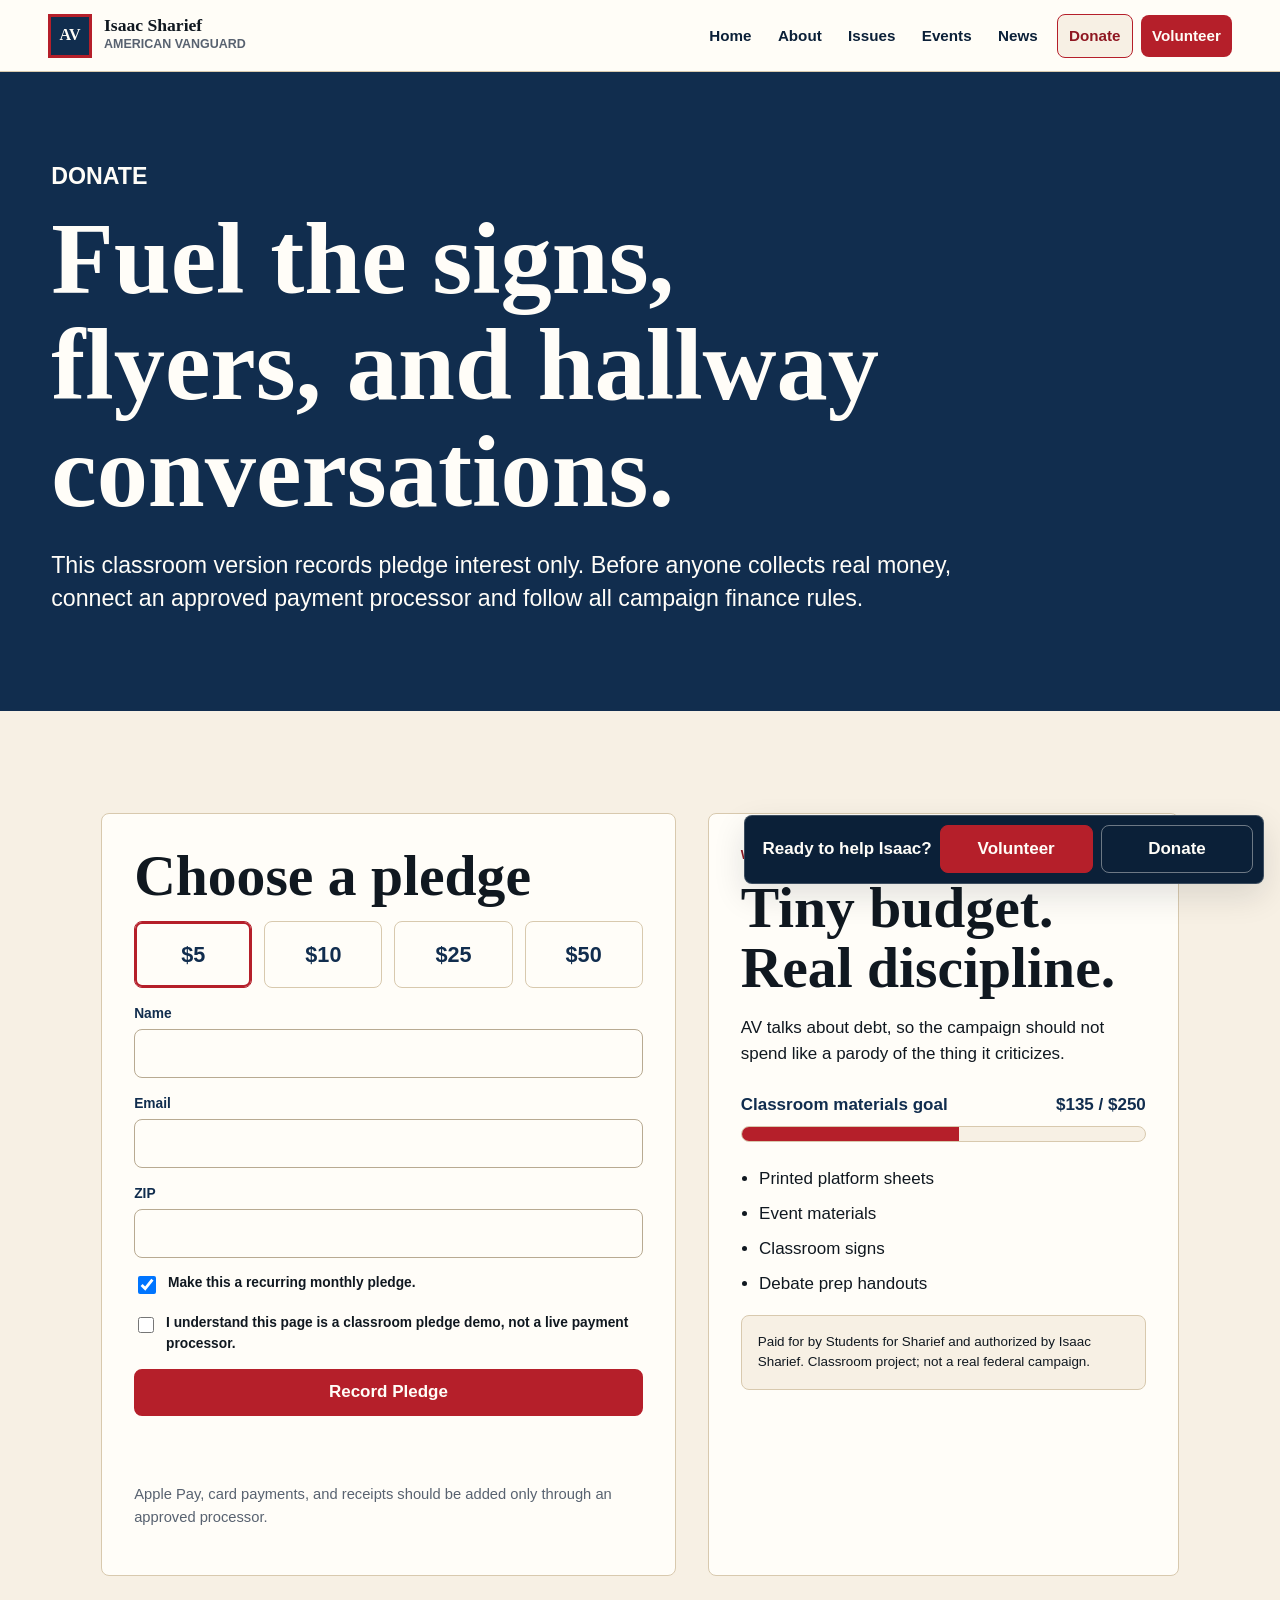
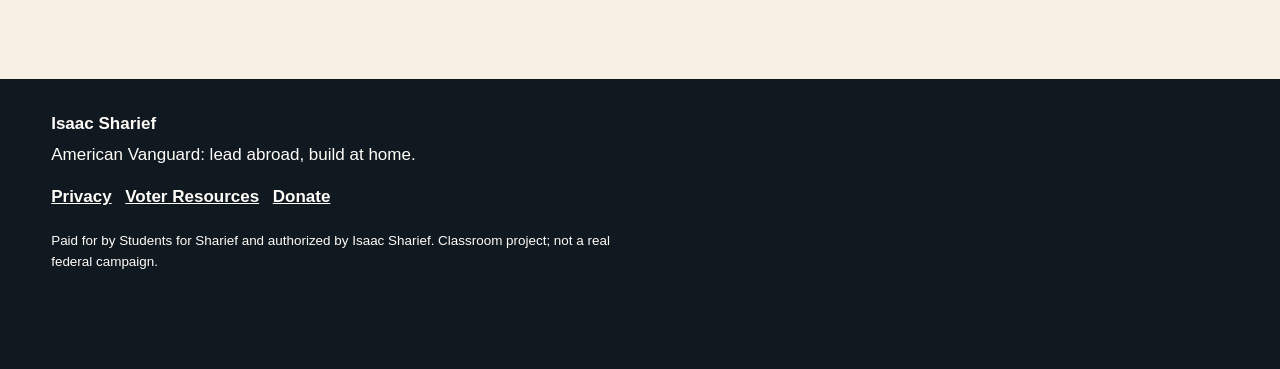
<file: donate.html>
<!--
  Donate page.
  Non-obvious note: this is a school-project pledge flow, not a real payment
  processor. Add a compliant approved processor before collecting real money.
-->
<!doctype html>
<html lang="en">
  <head>
    <meta charset="utf-8">
    <meta name="viewport" content="width=device-width, initial-scale=1">
    <title>Donate | Isaac Sharief for President</title>
    <meta name="description" content="Support Isaac Sharief and American Vanguard with a campaign pledge.">
    <link rel="stylesheet" href="styles.css">
  </head>
  <body>
    <a class="skip-link" href="#main">Skip to main content</a>
    <header class="site-header">
      <a class="brand" href="index.html" aria-label="Isaac Sharief for President home">
        <span class="brand-mark" aria-hidden="true">AV</span>
        <span><strong>Isaac Sharief</strong><small>American Vanguard</small></span>
      </a>
      <button class="nav-toggle" type="button" aria-expanded="false" aria-controls="site-nav"><span>Menu</span></button>
      <nav class="site-nav" id="site-nav" aria-label="Main navigation">
        <a href="index.html">Home</a>
        <a href="about.html">About</a>
        <a href="issues.html">Issues</a>
        <a href="events.html">Events</a>
        <a href="news.html">News</a>
        <a class="nav-donate" href="donate.html" aria-current="page">Donate</a>
        <a class="nav-join" href="volunteer.html">Volunteer</a>
      </nav>
    </header>

    <main id="main">
      <section class="page-hero donate-hero">
        <p class="eyebrow">Donate</p>
        <h1>Fuel the signs, flyers, and hallway conversations.</h1>
        <p>
          This classroom version records pledge interest only. Before anyone
          collects real money, connect an approved payment processor and follow
          all campaign finance rules.
        </p>
      </section>

      <section class="section donate-layout" aria-labelledby="donate-title">
        <form class="donate-panel" data-form="donation">
          <h2 id="donate-title">Choose a pledge</h2>
          <div class="amount-grid" role="group" aria-label="Donation amount">
            <button type="button" class="amount-button is-selected" data-amount="5">$5</button>
            <button type="button" class="amount-button" data-amount="10">$10</button>
            <button type="button" class="amount-button" data-amount="25">$25</button>
            <button type="button" class="amount-button" data-amount="50">$50</button>
          </div>
          <input type="hidden" name="amount" id="selected-amount" value="5">
          <label>
            <span>Name</span>
            <input name="name" autocomplete="name" required>
          </label>
          <label>
            <span>Email</span>
            <input type="email" name="email" autocomplete="email" required>
          </label>
          <label>
            <span>ZIP</span>
            <input name="zip" inputmode="numeric" autocomplete="postal-code" required>
          </label>
          <label class="checkbox-line">
            <input type="checkbox" name="recurring" checked>
            <span>Make this a recurring monthly pledge.</span>
          </label>
          <label class="checkbox-line">
            <input type="checkbox" name="eligible" required>
            <span>I understand this page is a classroom pledge demo, not a live payment processor.</span>
          </label>
          <button class="button button-primary" type="submit">Record Pledge</button>
          <p class="form-status" role="status" aria-live="polite"></p>
          <p class="processor-note">Apple Pay, card payments, and receipts should be added only through an approved processor.</p>
        </form>

        <aside class="funds-panel" aria-labelledby="funds-title">
          <p class="eyebrow">Where it goes</p>
          <h2 id="funds-title">Tiny budget. Real discipline.</h2>
          <p>
            AV talks about debt, so the campaign should not spend like a parody
            of the thing it criticizes.
          </p>
          <div class="progress-wrap">
            <div class="progress-label"><span>Classroom materials goal</span><strong>$135 / $250</strong></div>
            <div class="progress-bar" aria-label="Classroom materials goal progress"><span style="width:54%"></span></div>
          </div>
          <ul class="check-list">
            <li>Printed platform sheets</li>
            <li>Event materials</li>
            <li>Classroom signs</li>
            <li>Debate prep handouts</li>
          </ul>
          <p class="disclaimer boxed">Paid for by Students for Sharief and authorized by Isaac Sharief. Classroom project; not a real federal campaign.</p>
        </aside>
      </section>
    </main>

    <aside class="sticky-cta" aria-label="Campaign quick actions">
      <span>Ready to help Isaac?</span>
      <a href="volunteer.html">Volunteer</a>
      <a href="donate.html">Donate</a>
    </aside>

    <footer class="site-footer">
      <div><strong>Isaac Sharief</strong><p>American Vanguard: lead abroad, build at home.</p></div>
      <nav aria-label="Footer navigation"><a href="privacy.html">Privacy</a><a href="voter-resources.html">Voter Resources</a><a href="donate.html">Donate</a></nav>
      <p class="disclaimer">Paid for by Students for Sharief and authorized by Isaac Sharief. Classroom project; not a real federal campaign.</p>
    </footer>
    <script src="script.js"></script>
  </body>
</html>
</file>
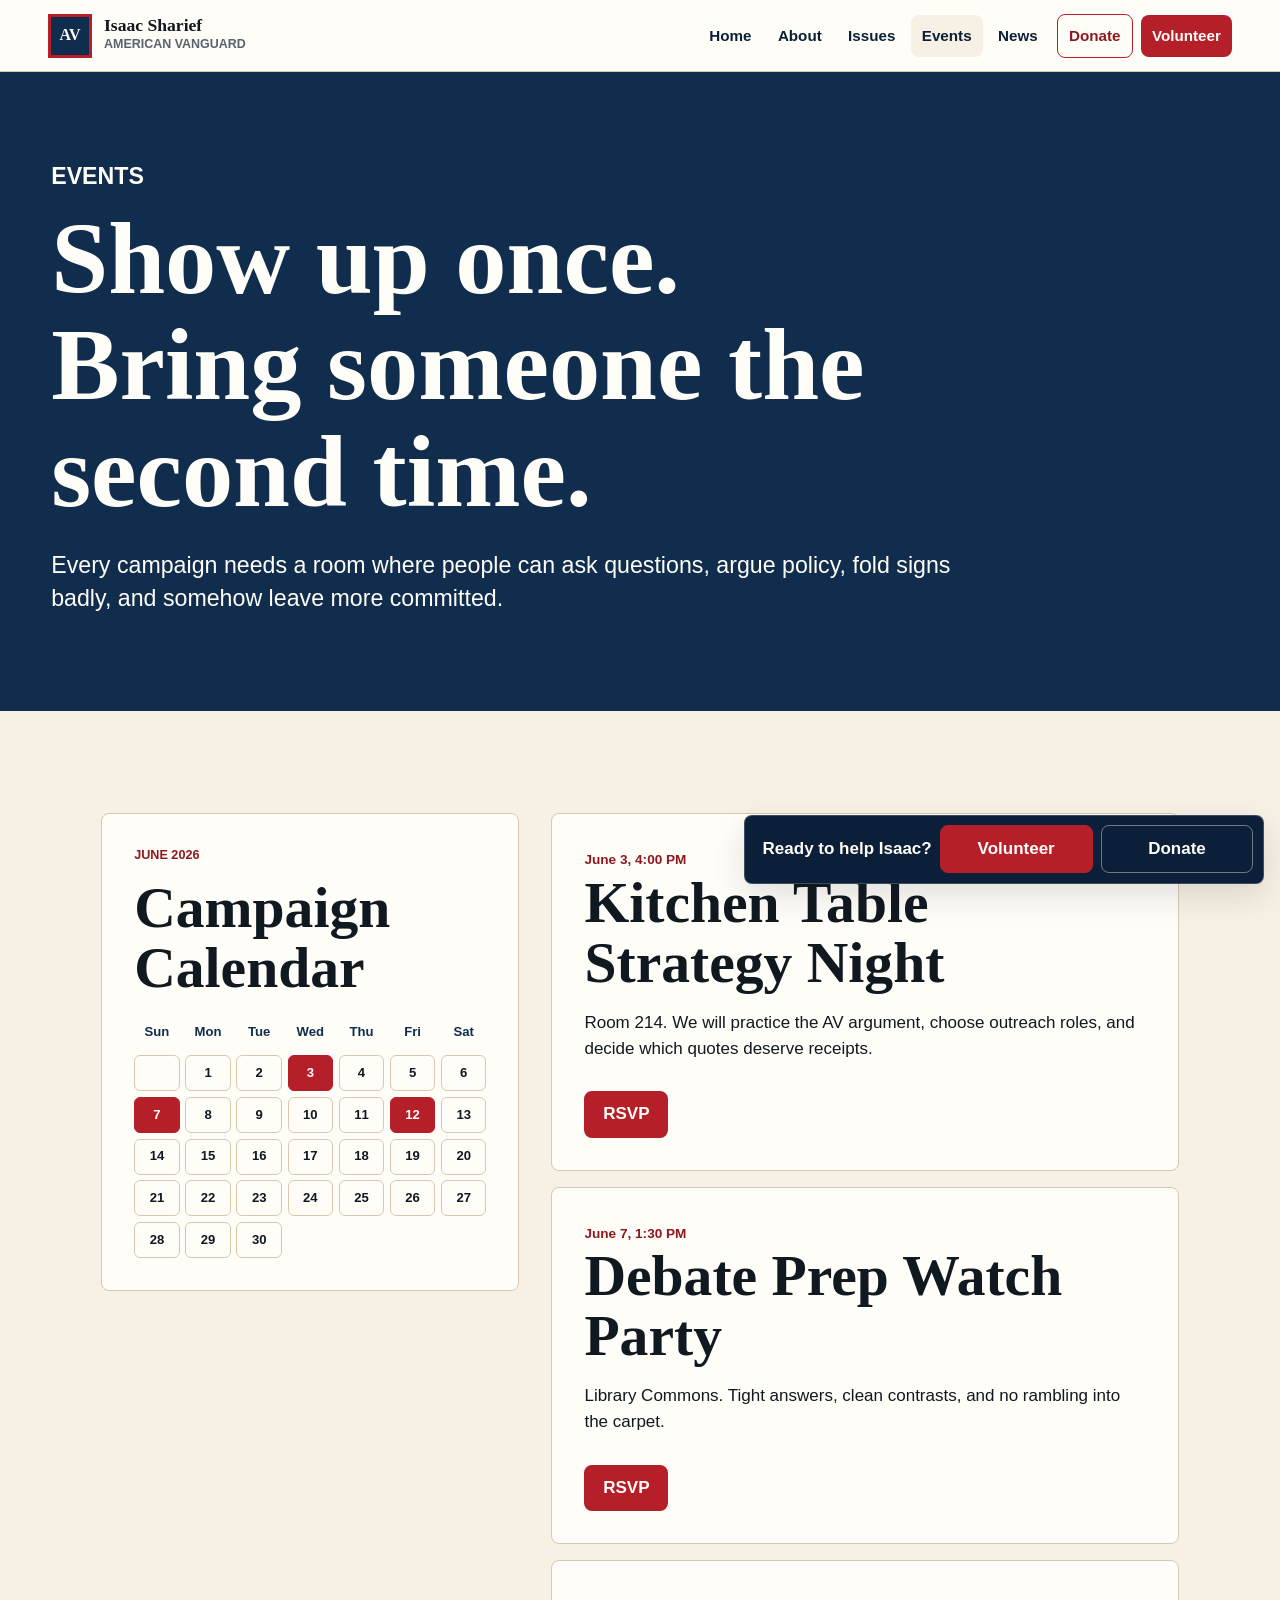
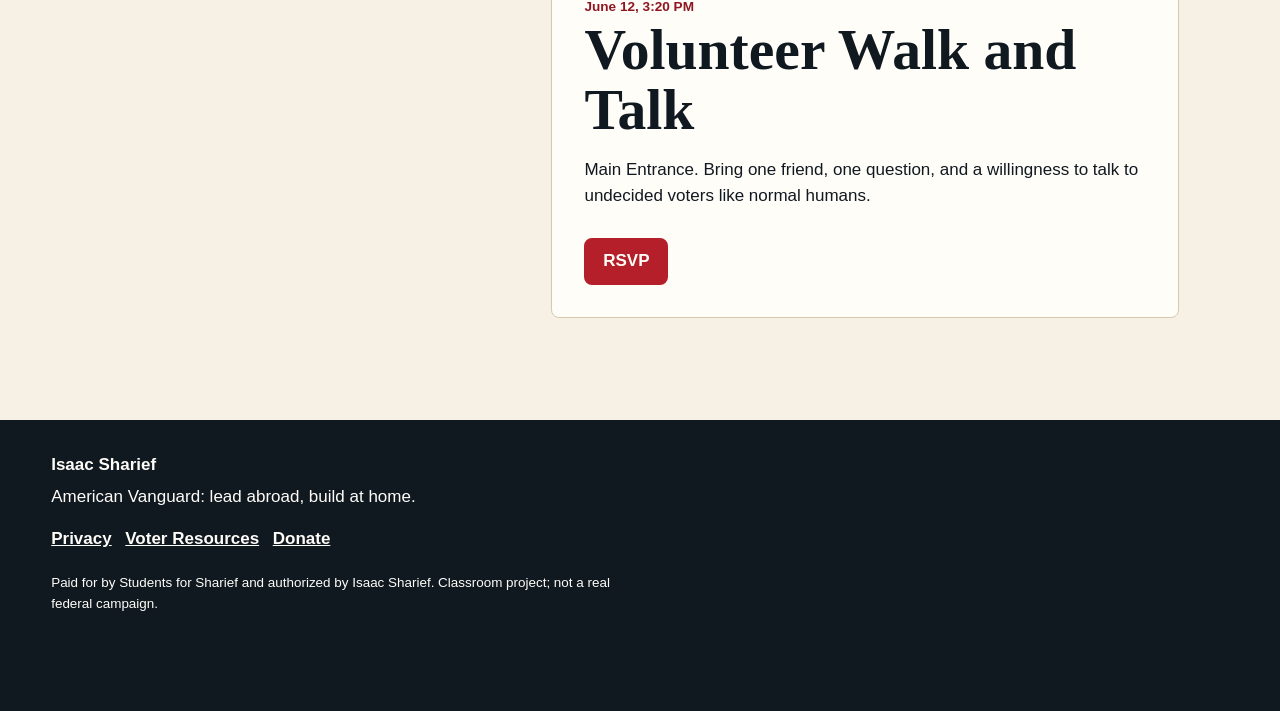
<file: events.html>
<!--
  Events page.
  Non-obvious note: event RSVPs are saved in the visitor's browser because
  GitHub Pages cannot run a server. Hook the same form fields to a real form
  service later if the campaign needs central records.
-->
<!doctype html>
<html lang="en">
  <head>
    <meta charset="utf-8">
    <meta name="viewport" content="width=device-width, initial-scale=1">
    <title>Events | Isaac Sharief for President</title>
    <meta name="description" content="Campaign events, RSVPs, reminders, and volunteer gatherings for Isaac Sharief.">
    <link rel="stylesheet" href="styles.css">
  </head>
  <body>
    <a class="skip-link" href="#main">Skip to main content</a>
    <header class="site-header">
      <a class="brand" href="index.html" aria-label="Isaac Sharief for President home">
        <span class="brand-mark" aria-hidden="true">AV</span>
        <span><strong>Isaac Sharief</strong><small>American Vanguard</small></span>
      </a>
      <button class="nav-toggle" type="button" aria-expanded="false" aria-controls="site-nav"><span>Menu</span></button>
      <nav class="site-nav" id="site-nav" aria-label="Main navigation">
        <a href="index.html">Home</a>
        <a href="about.html">About</a>
        <a href="issues.html">Issues</a>
        <a href="events.html" aria-current="page">Events</a>
        <a href="news.html">News</a>
        <a class="nav-donate" href="donate.html">Donate</a>
        <a class="nav-join" href="volunteer.html">Volunteer</a>
      </nav>
    </header>

    <main id="main">
      <section class="page-hero">
        <p class="eyebrow">Events</p>
        <h1>Show up once. Bring someone the second time.</h1>
        <p>
          Every campaign needs a room where people can ask questions, argue
          policy, fold signs badly, and somehow leave more committed.
        </p>
      </section>

      <section class="section events-layout" aria-labelledby="calendar-title">
        <div class="calendar-card">
          <p class="section-kicker">June 2026</p>
          <h2 id="calendar-title">Campaign Calendar</h2>
          <div class="mini-calendar" aria-label="June campaign dates">
            <span>Sun</span><span>Mon</span><span>Tue</span><span>Wed</span><span>Thu</span><span>Fri</span><span>Sat</span>
            <b></b><b>1</b><b>2</b><b class="has-event">3</b><b>4</b><b>5</b><b>6</b>
            <b class="has-event">7</b><b>8</b><b>9</b><b>10</b><b>11</b><b class="has-event">12</b><b>13</b>
            <b>14</b><b>15</b><b>16</b><b>17</b><b>18</b><b>19</b><b>20</b>
            <b>21</b><b>22</b><b>23</b><b>24</b><b>25</b><b>26</b><b>27</b>
            <b>28</b><b>29</b><b>30</b>
          </div>
        </div>

        <div class="event-list">
          <article class="event-card" data-event-title="Kitchen Table Strategy Night" data-event-date="2026-06-03" data-event-time="16:00" data-event-location="Room 214">
            <time datetime="2026-06-03">June 3, 4:00 PM</time>
            <h2>Kitchen Table Strategy Night</h2>
            <p>Room 214. We will practice the AV argument, choose outreach roles, and decide which quotes deserve receipts.</p>
            <button class="button button-primary rsvp-button" type="button">RSVP</button>
          </article>
          <article class="event-card" data-event-title="Debate Prep Watch Party" data-event-date="2026-06-07" data-event-time="13:30" data-event-location="Library Commons">
            <time datetime="2026-06-07">June 7, 1:30 PM</time>
            <h2>Debate Prep Watch Party</h2>
            <p>Library Commons. Tight answers, clean contrasts, and no rambling into the carpet.</p>
            <button class="button button-primary rsvp-button" type="button">RSVP</button>
          </article>
          <article class="event-card" data-event-title="Volunteer Walk and Talk" data-event-date="2026-06-12" data-event-time="15:20" data-event-location="Main Entrance">
            <time datetime="2026-06-12">June 12, 3:20 PM</time>
            <h2>Volunteer Walk and Talk</h2>
            <p>Main Entrance. Bring one friend, one question, and a willingness to talk to undecided voters like normal humans.</p>
            <button class="button button-primary rsvp-button" type="button">RSVP</button>
          </article>
        </div>
      </section>

      <dialog class="rsvp-dialog" id="rsvp-dialog" aria-labelledby="rsvp-title">
        <form method="dialog" class="dialog-shell" data-form="event-rsvp">
          <button class="dialog-close" value="cancel" aria-label="Close RSVP form">×</button>
          <p class="eyebrow">RSVP</p>
          <h2 id="rsvp-title">Campaign Event</h2>
          <p id="rsvp-meta" class="muted"></p>
          <input type="hidden" name="eventTitle" id="rsvp-event-title">
          <input type="hidden" name="eventDate" id="rsvp-event-date">
          <input type="hidden" name="eventLocation" id="rsvp-event-location">
          <label>
            <span>Name</span>
            <input name="name" autocomplete="name" required>
          </label>
          <label>
            <span>Email</span>
            <input type="email" name="email" autocomplete="email" required>
          </label>
          <label class="checkbox-line">
            <input type="checkbox" name="friend">
            <span>I am trying to bring a friend.</span>
          </label>
          <label class="checkbox-line">
            <input type="checkbox" name="reminder">
            <span>Send me a reminder.</span>
          </label>
          <button class="button button-primary" type="submit">Save RSVP</button>
          <button class="button button-secondary download-ics" type="button">Add to Calendar</button>
          <p class="form-status" role="status" aria-live="polite"></p>
        </form>
      </dialog>
    </main>

    <aside class="sticky-cta" aria-label="Campaign quick actions">
      <span>Ready to help Isaac?</span>
      <a href="volunteer.html">Volunteer</a>
      <a href="donate.html">Donate</a>
    </aside>

    <footer class="site-footer">
      <div><strong>Isaac Sharief</strong><p>American Vanguard: lead abroad, build at home.</p></div>
      <nav aria-label="Footer navigation"><a href="privacy.html">Privacy</a><a href="voter-resources.html">Voter Resources</a><a href="donate.html">Donate</a></nav>
      <p class="disclaimer">Paid for by Students for Sharief and authorized by Isaac Sharief. Classroom project; not a real federal campaign.</p>
    </footer>
    <script src="script.js"></script>
  </body>
</html>
</file>
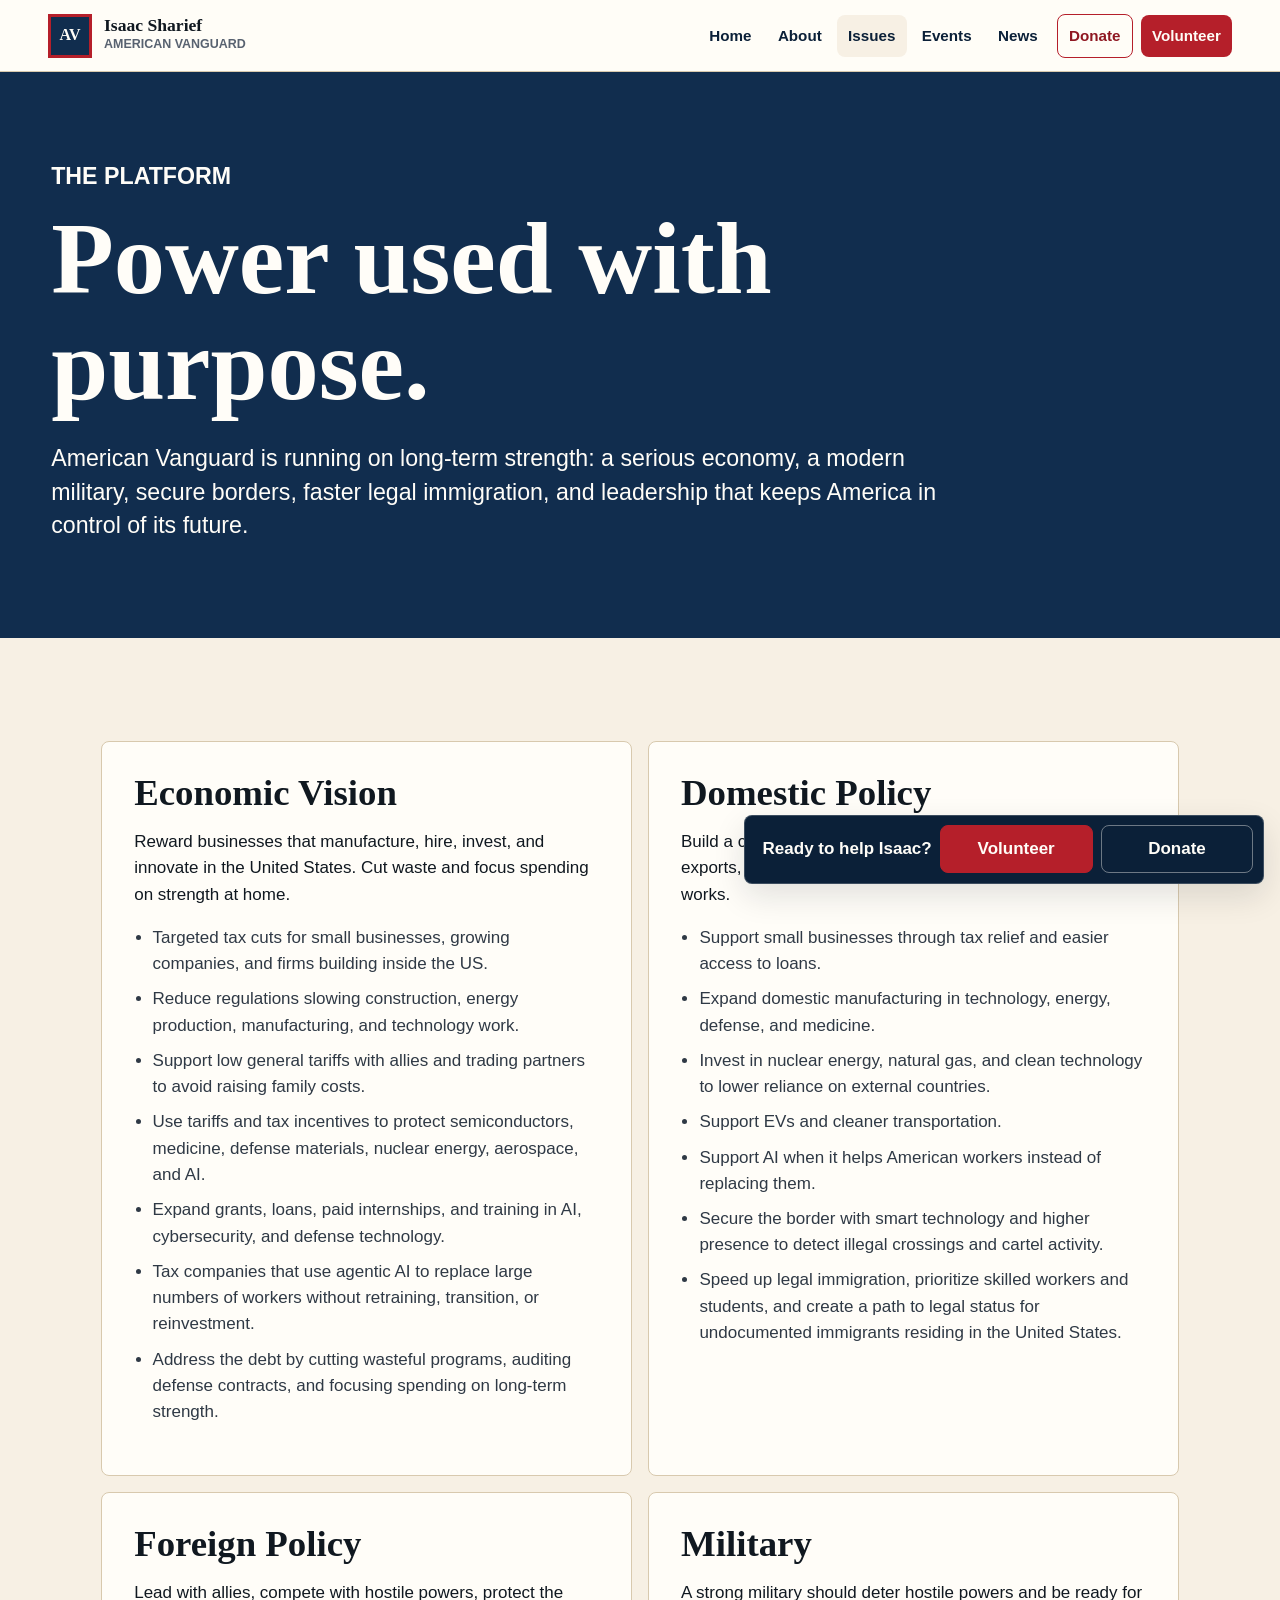
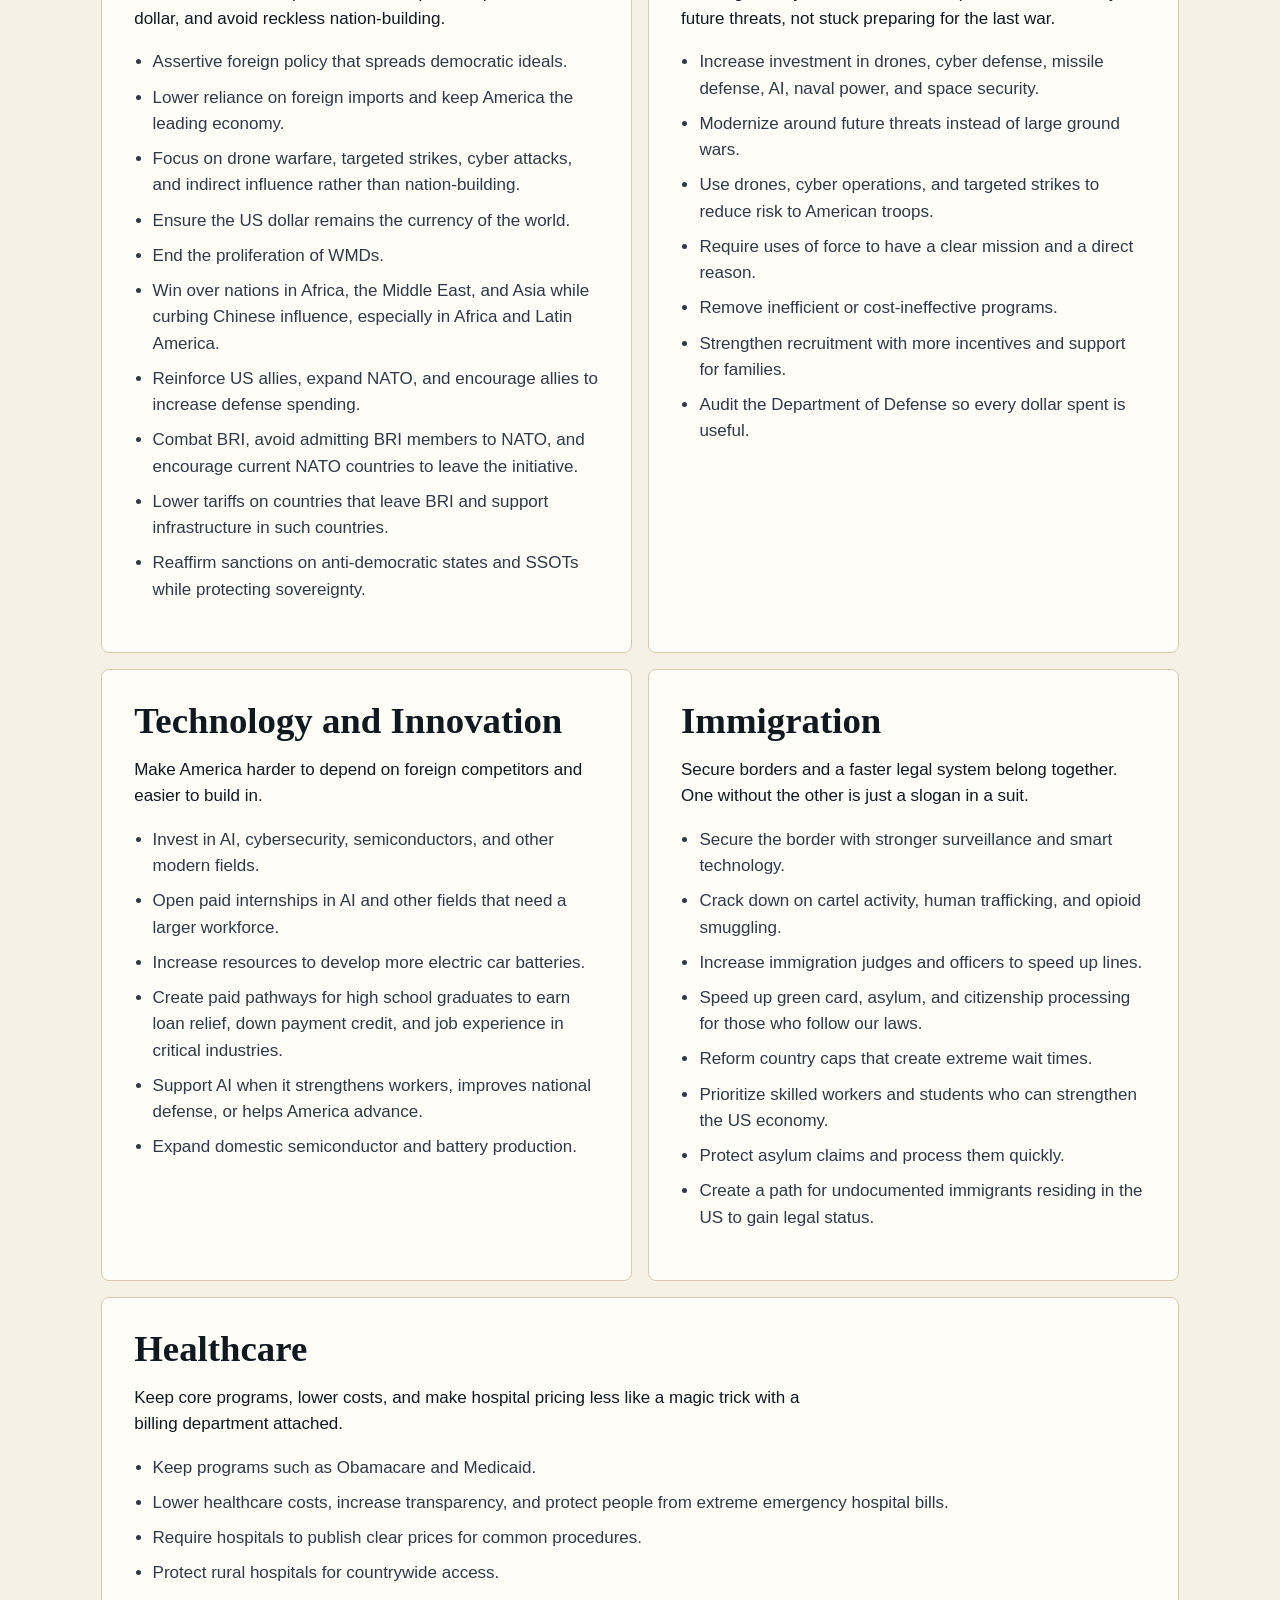
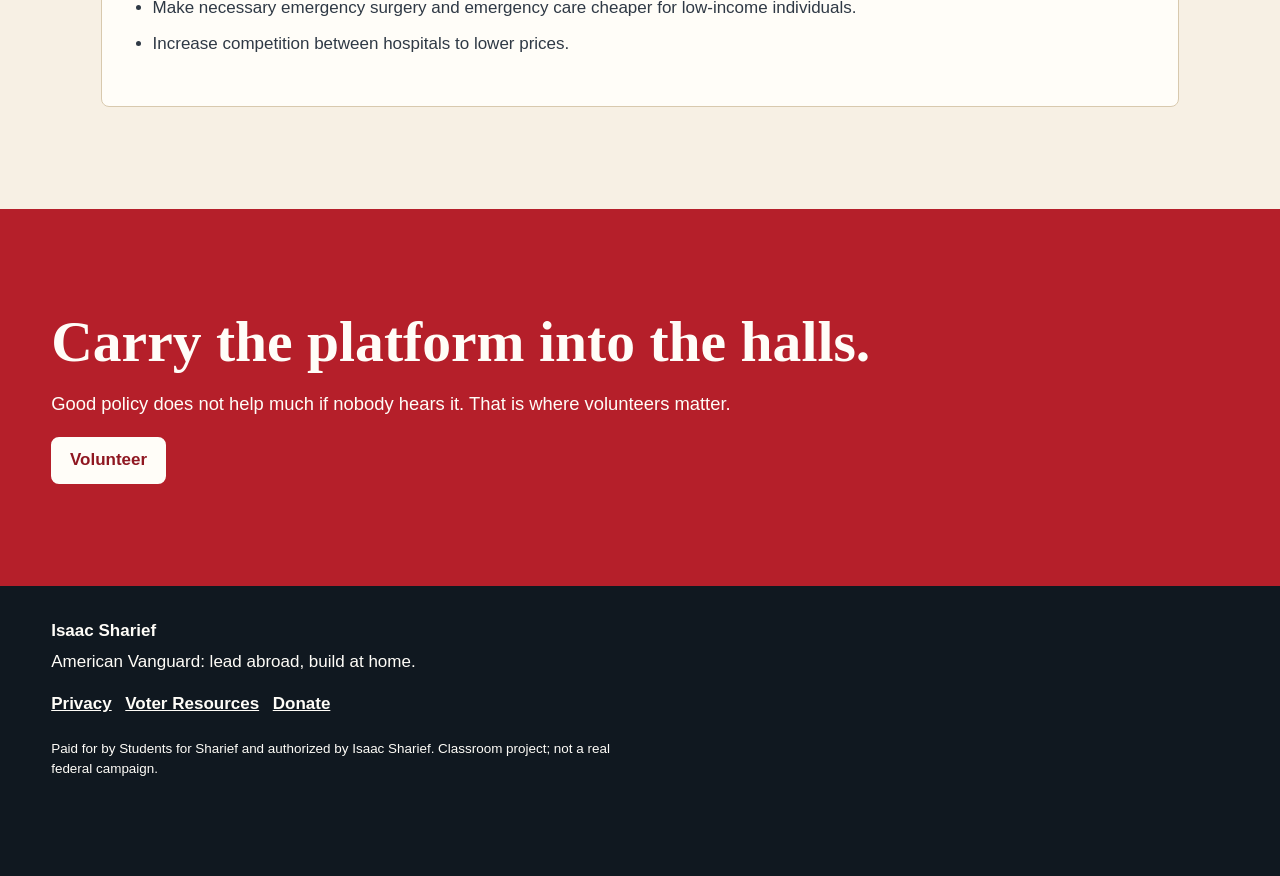
<file: issues.html>
<!--
  Issues page.
  Non-obvious note: the platform language is intentionally limited to the
  American Vanguard positions supplied for this project, with no extra policies.
-->
<!doctype html>
<html lang="en">
  <head>
    <meta charset="utf-8">
    <meta name="viewport" content="width=device-width, initial-scale=1">
    <title>Issues | Isaac Sharief for President</title>
    <meta name="description" content="American Vanguard policy priorities for Isaac Sharief's campaign.">
    <link rel="stylesheet" href="styles.css">
  </head>
  <body>
    <a class="skip-link" href="#main">Skip to main content</a>
    <header class="site-header">
      <a class="brand" href="index.html" aria-label="Isaac Sharief for President home">
        <span class="brand-mark" aria-hidden="true">AV</span>
        <span><strong>Isaac Sharief</strong><small>American Vanguard</small></span>
      </a>
      <button class="nav-toggle" type="button" aria-expanded="false" aria-controls="site-nav"><span>Menu</span></button>
      <nav class="site-nav" id="site-nav" aria-label="Main navigation">
        <a href="index.html">Home</a>
        <a href="about.html">About</a>
        <a href="issues.html" aria-current="page">Issues</a>
        <a href="events.html">Events</a>
        <a href="news.html">News</a>
        <a class="nav-donate" href="donate.html">Donate</a>
        <a class="nav-join" href="volunteer.html">Volunteer</a>
      </nav>
    </header>

    <main id="main">
      <section class="page-hero">
        <p class="eyebrow">The Platform</p>
        <h1>Power used with purpose.</h1>
        <p>
          American Vanguard is running on long-term strength: a serious economy,
          a modern military, secure borders, faster legal immigration, and
          leadership that keeps America in control of its future.
        </p>
      </section>

      <section class="section platform-grid" aria-label="Platform sections">
        <article class="platform-panel">
          <h2>Economic Vision</h2>
          <p>
            Reward businesses that manufacture, hire, invest, and innovate in
            the United States. Cut waste and focus spending on strength at home.
          </p>
          <ul>
            <li>Targeted tax cuts for small businesses, growing companies, and firms building inside the US.</li>
            <li>Reduce regulations slowing construction, energy production, manufacturing, and technology work.</li>
            <li>Support low general tariffs with allies and trading partners to avoid raising family costs.</li>
            <li>Use tariffs and tax incentives to protect semiconductors, medicine, defense materials, nuclear energy, aerospace, and AI.</li>
            <li>Expand grants, loans, paid internships, and training in AI, cybersecurity, and defense technology.</li>
            <li>Tax companies that use agentic AI to replace large numbers of workers without retraining, transition, or reinvestment.</li>
            <li>Address the debt by cutting wasteful programs, auditing defense contracts, and focusing spending on long-term strength.</li>
          </ul>
        </article>

        <article class="platform-panel">
          <h2>Domestic Policy</h2>
          <p>
            Build a country strong enough to lead: energy, manufacturing, exports,
            secure borders, and a legal immigration system that works.
          </p>
          <ul>
            <li>Support small businesses through tax relief and easier access to loans.</li>
            <li>Expand domestic manufacturing in technology, energy, defense, and medicine.</li>
            <li>Invest in nuclear energy, natural gas, and clean technology to lower reliance on external countries.</li>
            <li>Support EVs and cleaner transportation.</li>
            <li>Support AI when it helps American workers instead of replacing them.</li>
            <li>Secure the border with smart technology and higher presence to detect illegal crossings and cartel activity.</li>
            <li>Speed up legal immigration, prioritize skilled workers and students, and create a path to legal status for undocumented immigrants residing in the United States.</li>
          </ul>
        </article>

        <article class="platform-panel">
          <h2>Foreign Policy</h2>
          <p>
            Lead with allies, compete with hostile powers, protect the dollar,
            and avoid reckless nation-building.
          </p>
          <ul>
            <li>Assertive foreign policy that spreads democratic ideals.</li>
            <li>Lower reliance on foreign imports and keep America the leading economy.</li>
            <li>Focus on drone warfare, targeted strikes, cyber attacks, and indirect influence rather than nation-building.</li>
            <li>Ensure the US dollar remains the currency of the world.</li>
            <li>End the proliferation of WMDs.</li>
            <li>Win over nations in Africa, the Middle East, and Asia while curbing Chinese influence, especially in Africa and Latin America.</li>
            <li>Reinforce US allies, expand NATO, and encourage allies to increase defense spending.</li>
            <li>Combat BRI, avoid admitting BRI members to NATO, and encourage current NATO countries to leave the initiative.</li>
            <li>Lower tariffs on countries that leave BRI and support infrastructure in such countries.</li>
            <li>Reaffirm sanctions on anti-democratic states and SSOTs while protecting sovereignty.</li>
          </ul>
        </article>

        <article class="platform-panel">
          <h2>Military</h2>
          <p>
            A strong military should deter hostile powers and be ready for future
            threats, not stuck preparing for the last war.
          </p>
          <ul>
            <li>Increase investment in drones, cyber defense, missile defense, AI, naval power, and space security.</li>
            <li>Modernize around future threats instead of large ground wars.</li>
            <li>Use drones, cyber operations, and targeted strikes to reduce risk to American troops.</li>
            <li>Require uses of force to have a clear mission and a direct reason.</li>
            <li>Remove inefficient or cost-ineffective programs.</li>
            <li>Strengthen recruitment with more incentives and support for families.</li>
            <li>Audit the Department of Defense so every dollar spent is useful.</li>
          </ul>
        </article>

        <article class="platform-panel">
          <h2>Technology and Innovation</h2>
          <p>
            Make America harder to depend on foreign competitors and easier to
            build in.
          </p>
          <ul>
            <li>Invest in AI, cybersecurity, semiconductors, and other modern fields.</li>
            <li>Open paid internships in AI and other fields that need a larger workforce.</li>
            <li>Increase resources to develop more electric car batteries.</li>
            <li>Create paid pathways for high school graduates to earn loan relief, down payment credit, and job experience in critical industries.</li>
            <li>Support AI when it strengthens workers, improves national defense, or helps America advance.</li>
            <li>Expand domestic semiconductor and battery production.</li>
          </ul>
        </article>

        <article class="platform-panel">
          <h2>Immigration</h2>
          <p>
            Secure borders and a faster legal system belong together. One without
            the other is just a slogan in a suit.
          </p>
          <ul>
            <li>Secure the border with stronger surveillance and smart technology.</li>
            <li>Crack down on cartel activity, human trafficking, and opioid smuggling.</li>
            <li>Increase immigration judges and officers to speed up lines.</li>
            <li>Speed up green card, asylum, and citizenship processing for those who follow our laws.</li>
            <li>Reform country caps that create extreme wait times.</li>
            <li>Prioritize skilled workers and students who can strengthen the US economy.</li>
            <li>Protect asylum claims and process them quickly.</li>
            <li>Create a path for undocumented immigrants residing in the US to gain legal status.</li>
          </ul>
        </article>

        <article class="platform-panel platform-wide">
          <h2>Healthcare</h2>
          <p>
            Keep core programs, lower costs, and make hospital pricing less like
            a magic trick with a billing department attached.
          </p>
          <ul>
            <li>Keep programs such as Obamacare and Medicaid.</li>
            <li>Lower healthcare costs, increase transparency, and protect people from extreme emergency hospital bills.</li>
            <li>Require hospitals to publish clear prices for common procedures.</li>
            <li>Protect rural hospitals for countrywide access.</li>
            <li>Make necessary emergency surgery and emergency care cheaper for low-income individuals.</li>
            <li>Increase competition between hospitals to lower prices.</li>
          </ul>
        </article>
      </section>

      <section class="section final-pitch" aria-labelledby="action-title">
        <h2 id="action-title">Carry the platform into the halls.</h2>
        <p>Good policy does not help much if nobody hears it. That is where volunteers matter.</p>
        <a class="button button-primary" href="volunteer.html">Volunteer</a>
      </section>
    </main>

    <aside class="sticky-cta" aria-label="Campaign quick actions">
      <span>Ready to help Isaac?</span>
      <a href="volunteer.html">Volunteer</a>
      <a href="donate.html">Donate</a>
    </aside>

    <footer class="site-footer">
      <div><strong>Isaac Sharief</strong><p>American Vanguard: lead abroad, build at home.</p></div>
      <nav aria-label="Footer navigation"><a href="privacy.html">Privacy</a><a href="voter-resources.html">Voter Resources</a><a href="donate.html">Donate</a></nav>
      <p class="disclaimer">Paid for by Students for Sharief and authorized by Isaac Sharief. Classroom project; not a real federal campaign.</p>
    </footer>
    <script src="script.js"></script>
  </body>
</html>
</file>
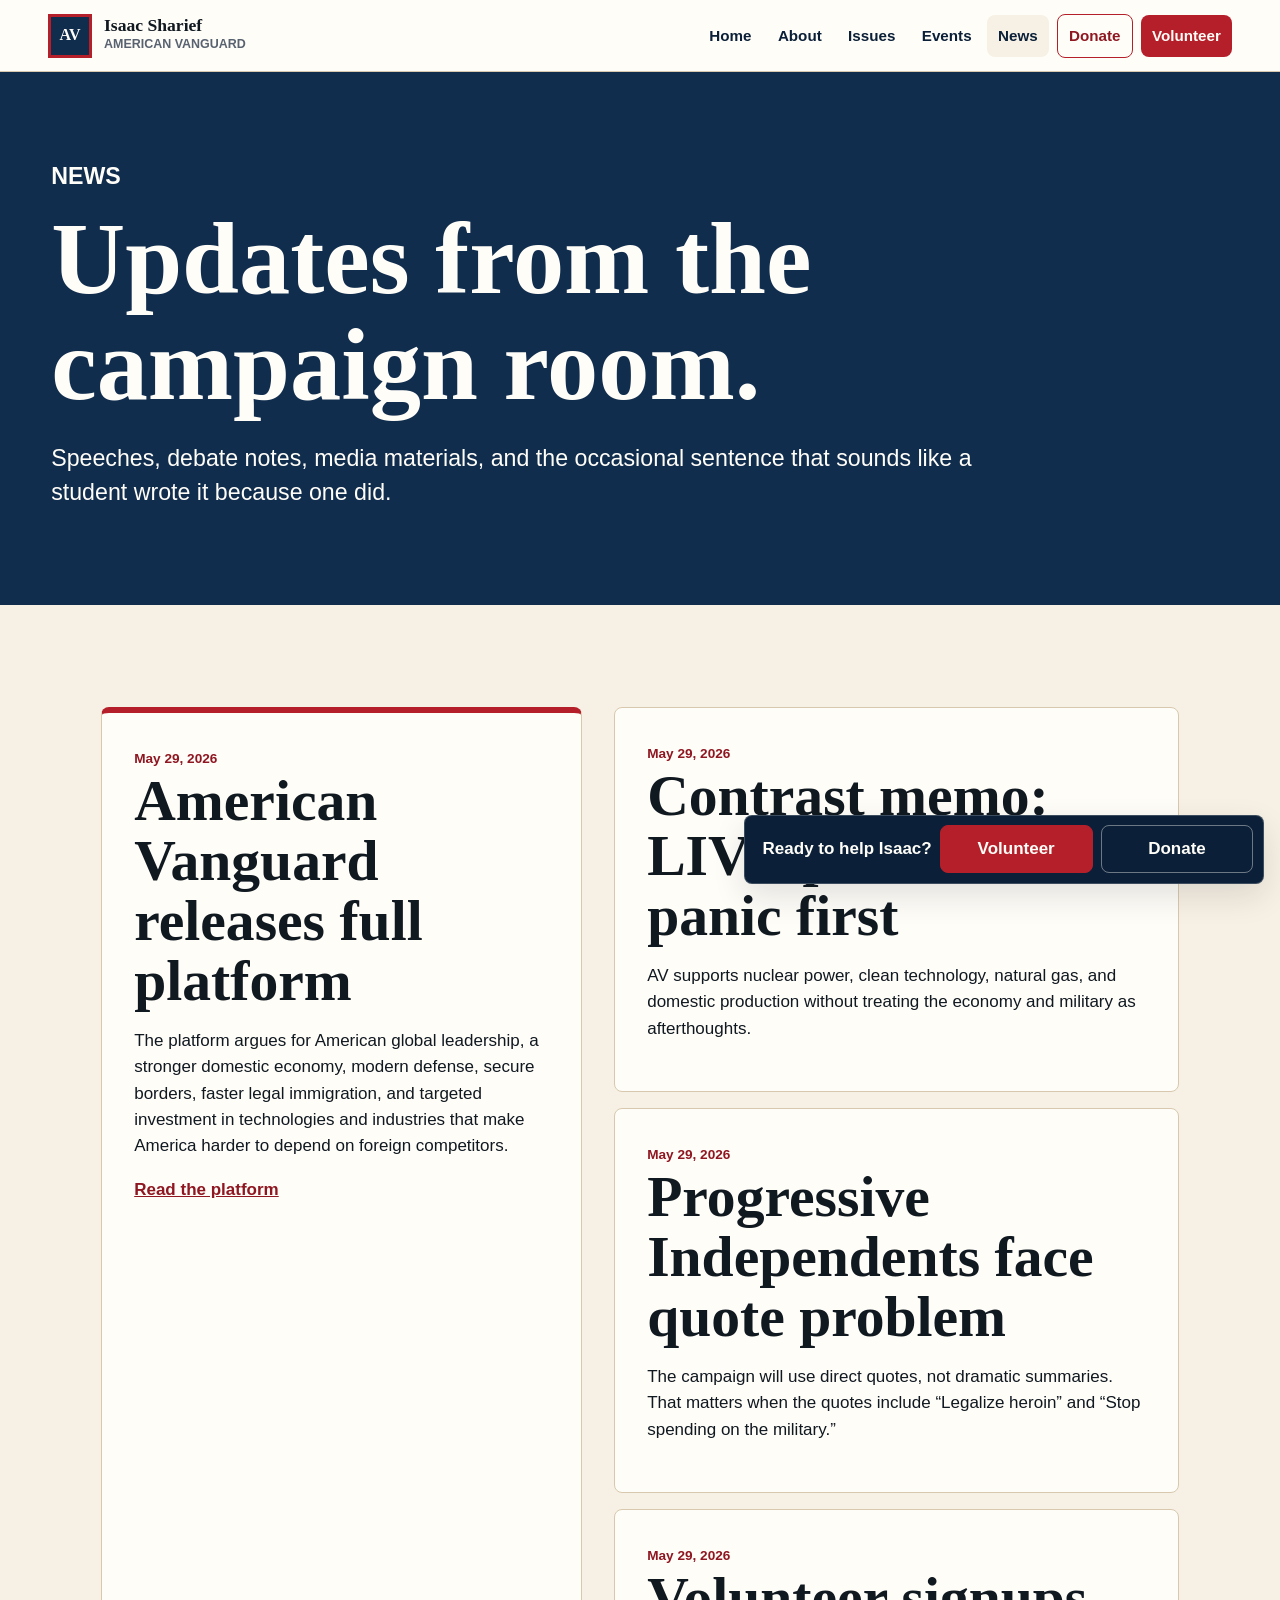
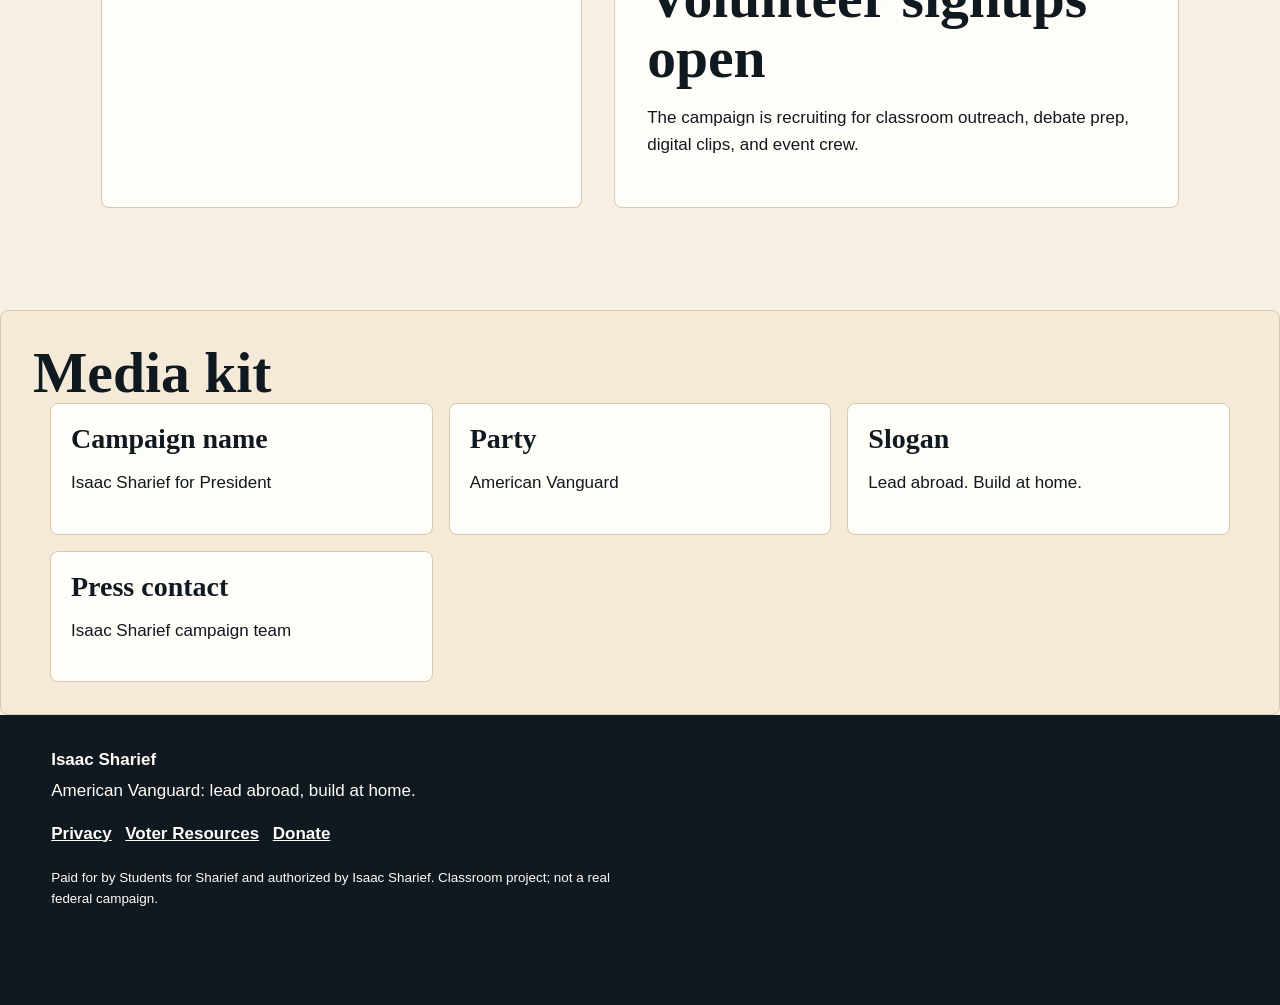
<file: news.html>
<!--
  News page.
  Non-obvious note: this page shows campaign updates and media materials
  without inventing endorsements or third-party validation.
-->
<!doctype html>
<html lang="en">
  <head>
    <meta charset="utf-8">
    <meta name="viewport" content="width=device-width, initial-scale=1">
    <title>News | Isaac Sharief for President</title>
    <meta name="description" content="Campaign updates, press notes, and media materials from Isaac Sharief and American Vanguard.">
    <link rel="stylesheet" href="styles.css">
  </head>
  <body>
    <a class="skip-link" href="#main">Skip to main content</a>
    <header class="site-header">
      <a class="brand" href="index.html" aria-label="Isaac Sharief for President home">
        <span class="brand-mark" aria-hidden="true">AV</span>
        <span><strong>Isaac Sharief</strong><small>American Vanguard</small></span>
      </a>
      <button class="nav-toggle" type="button" aria-expanded="false" aria-controls="site-nav"><span>Menu</span></button>
      <nav class="site-nav" id="site-nav" aria-label="Main navigation">
        <a href="index.html">Home</a>
        <a href="about.html">About</a>
        <a href="issues.html">Issues</a>
        <a href="events.html">Events</a>
        <a href="news.html" aria-current="page">News</a>
        <a class="nav-donate" href="donate.html">Donate</a>
        <a class="nav-join" href="volunteer.html">Volunteer</a>
      </nav>
    </header>

    <main id="main">
      <section class="page-hero">
        <p class="eyebrow">News</p>
        <h1>Updates from the campaign room.</h1>
        <p>
          Speeches, debate notes, media materials, and the occasional sentence
          that sounds like a student wrote it because one did.
        </p>
      </section>

      <section class="section news-layout" aria-label="Campaign updates">
        <article class="news-lead">
          <time datetime="2026-05-29">May 29, 2026</time>
          <h2>American Vanguard releases full platform</h2>
          <p>
            The platform argues for American global leadership, a stronger
            domestic economy, modern defense, secure borders, faster legal
            immigration, and targeted investment in technologies and industries
            that make America harder to depend on foreign competitors.
          </p>
          <a class="text-link" href="issues.html">Read the platform</a>
        </article>

        <div class="news-list">
          <article>
            <time datetime="2026-05-29">May 29, 2026</time>
            <h2>Contrast memo: LIVE puts climate panic first</h2>
            <p>
              AV supports nuclear power, clean technology, natural gas, and
              domestic production without treating the economy and military as
              afterthoughts.
            </p>
          </article>
          <article>
            <time datetime="2026-05-29">May 29, 2026</time>
            <h2>Progressive Independents face quote problem</h2>
            <p>
              The campaign will use direct quotes, not dramatic summaries. That
              matters when the quotes include “Legalize heroin” and “Stop
              spending on the military.”
            </p>
          </article>
          <article>
            <time datetime="2026-05-29">May 29, 2026</time>
            <h2>Volunteer signups open</h2>
            <p>
              The campaign is recruiting for classroom outreach, debate prep,
              digital clips, and event crew.
            </p>
          </article>
        </div>
      </section>

      <section class="section media-kit" aria-labelledby="media-title">
        <h2 id="media-title">Media kit</h2>
        <div class="media-grid">
          <article>
            <h3>Campaign name</h3>
            <p>Isaac Sharief for President</p>
          </article>
          <article>
            <h3>Party</h3>
            <p>American Vanguard</p>
          </article>
          <article>
            <h3>Slogan</h3>
            <p>Lead abroad. Build at home.</p>
          </article>
          <article>
            <h3>Press contact</h3>
            <p>Isaac Sharief campaign team</p>
          </article>
        </div>
      </section>
    </main>

    <aside class="sticky-cta" aria-label="Campaign quick actions">
      <span>Ready to help Isaac?</span>
      <a href="volunteer.html">Volunteer</a>
      <a href="donate.html">Donate</a>
    </aside>

    <footer class="site-footer">
      <div><strong>Isaac Sharief</strong><p>American Vanguard: lead abroad, build at home.</p></div>
      <nav aria-label="Footer navigation"><a href="privacy.html">Privacy</a><a href="voter-resources.html">Voter Resources</a><a href="donate.html">Donate</a></nav>
      <p class="disclaimer">Paid for by Students for Sharief and authorized by Isaac Sharief. Classroom project; not a real federal campaign.</p>
    </footer>
    <script src="script.js"></script>
  </body>
</html>
</file>
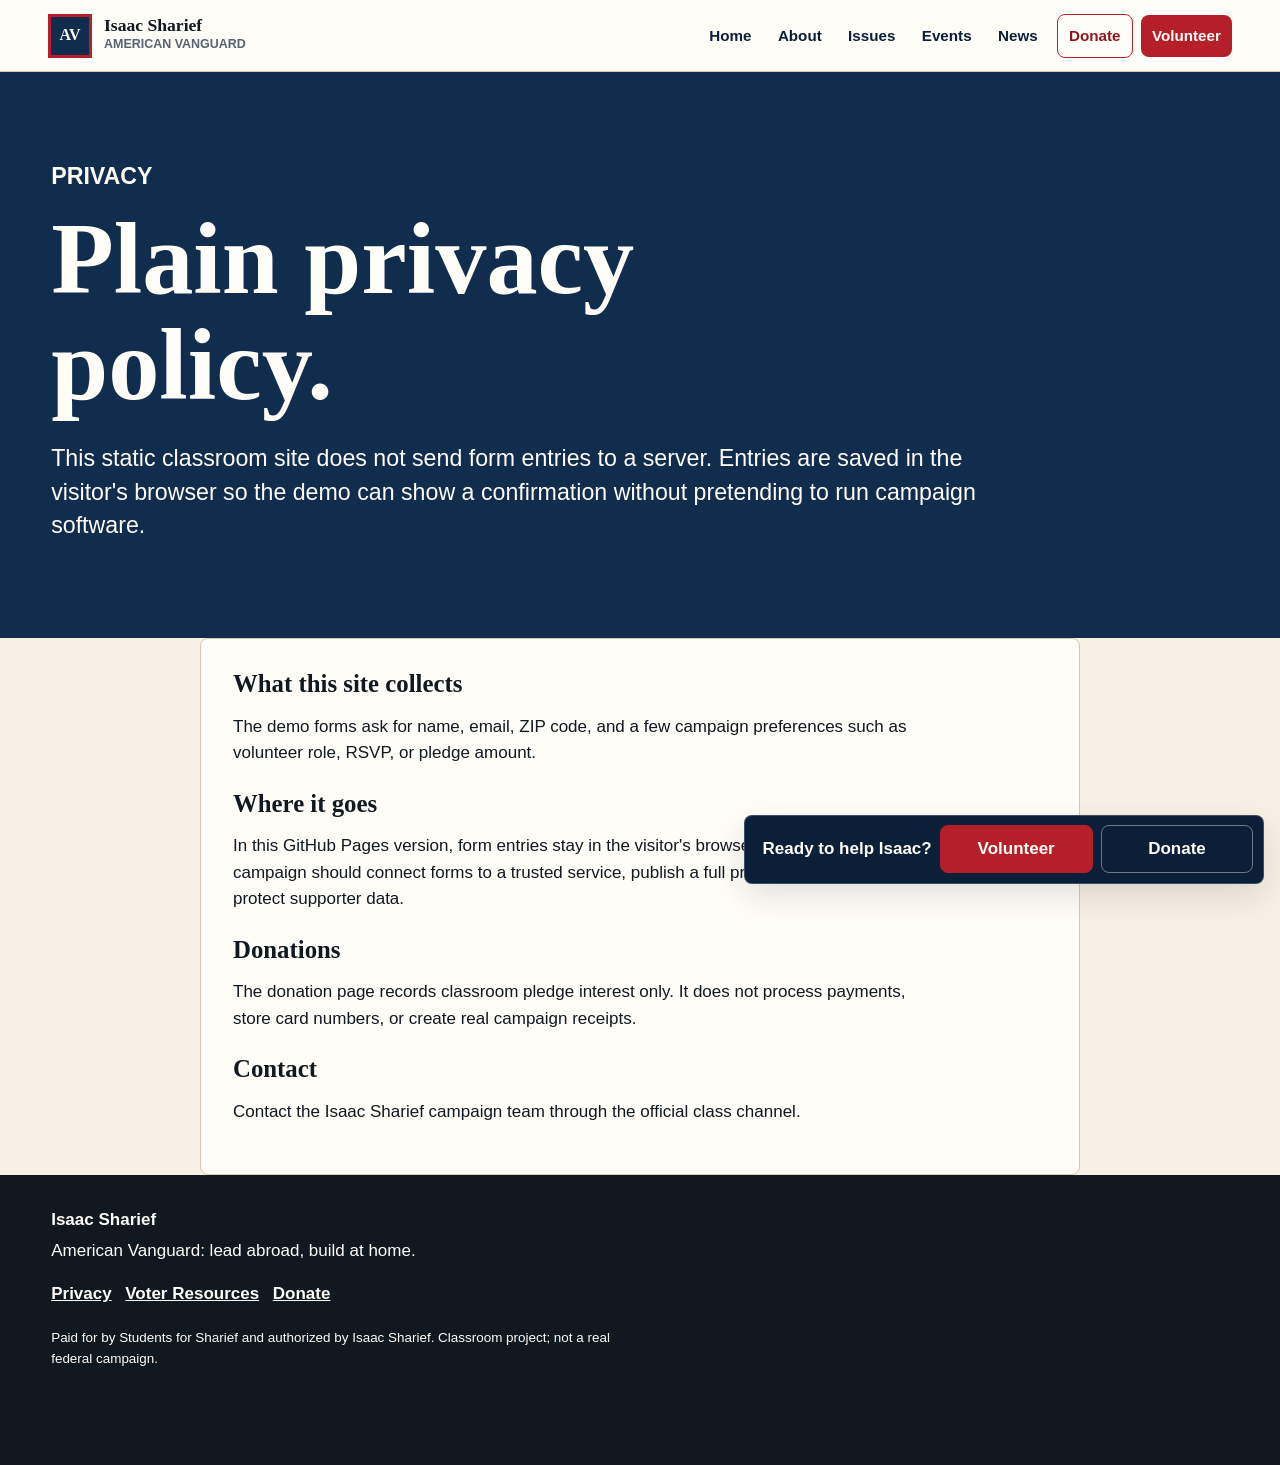
<file: privacy.html>
<!--
  Privacy page.
  Non-obvious note: forms are local-only in this static version, so the policy
  tells visitors exactly what the demo does and does not collect.
-->
<!doctype html>
<html lang="en">
  <head>
    <meta charset="utf-8">
    <meta name="viewport" content="width=device-width, initial-scale=1">
    <title>Privacy | Isaac Sharief for President</title>
    <meta name="description" content="Privacy policy for the Isaac Sharief and American Vanguard campaign website.">
    <link rel="stylesheet" href="styles.css">
  </head>
  <body>
    <a class="skip-link" href="#main">Skip to main content</a>
    <header class="site-header">
      <a class="brand" href="index.html" aria-label="Isaac Sharief for President home">
        <span class="brand-mark" aria-hidden="true">AV</span>
        <span><strong>Isaac Sharief</strong><small>American Vanguard</small></span>
      </a>
      <button class="nav-toggle" type="button" aria-expanded="false" aria-controls="site-nav"><span>Menu</span></button>
      <nav class="site-nav" id="site-nav" aria-label="Main navigation">
        <a href="index.html">Home</a>
        <a href="about.html">About</a>
        <a href="issues.html">Issues</a>
        <a href="events.html">Events</a>
        <a href="news.html">News</a>
        <a class="nav-donate" href="donate.html">Donate</a>
        <a class="nav-join" href="volunteer.html">Volunteer</a>
      </nav>
    </header>

    <main id="main">
      <section class="page-hero">
        <p class="eyebrow">Privacy</p>
        <h1>Plain privacy policy.</h1>
        <p>
          This static classroom site does not send form entries to a server.
          Entries are saved in the visitor's browser so the demo can show a
          confirmation without pretending to run campaign software.
        </p>
      </section>

      <section class="section policy-text">
        <h2>What this site collects</h2>
        <p>
          The demo forms ask for name, email, ZIP code, and a few campaign
          preferences such as volunteer role, RSVP, or pledge amount.
        </p>
        <h2>Where it goes</h2>
        <p>
          In this GitHub Pages version, form entries stay in the visitor's
          browser storage. A real campaign should connect forms to a trusted
          service, publish a full privacy policy, and protect supporter data.
        </p>
        <h2>Donations</h2>
        <p>
          The donation page records classroom pledge interest only. It does not
          process payments, store card numbers, or create real campaign receipts.
        </p>
        <h2>Contact</h2>
        <p>
          Contact the Isaac Sharief campaign team through the official class channel.
        </p>
      </section>
    </main>

    <aside class="sticky-cta" aria-label="Campaign quick actions">
      <span>Ready to help Isaac?</span>
      <a href="volunteer.html">Volunteer</a>
      <a href="donate.html">Donate</a>
    </aside>

    <footer class="site-footer">
      <div><strong>Isaac Sharief</strong><p>American Vanguard: lead abroad, build at home.</p></div>
      <nav aria-label="Footer navigation"><a href="privacy.html">Privacy</a><a href="voter-resources.html">Voter Resources</a><a href="donate.html">Donate</a></nav>
      <p class="disclaimer">Paid for by Students for Sharief and authorized by Isaac Sharief. Classroom project; not a real federal campaign.</p>
    </footer>
    <script src="script.js"></script>
  </body>
</html>
</file>
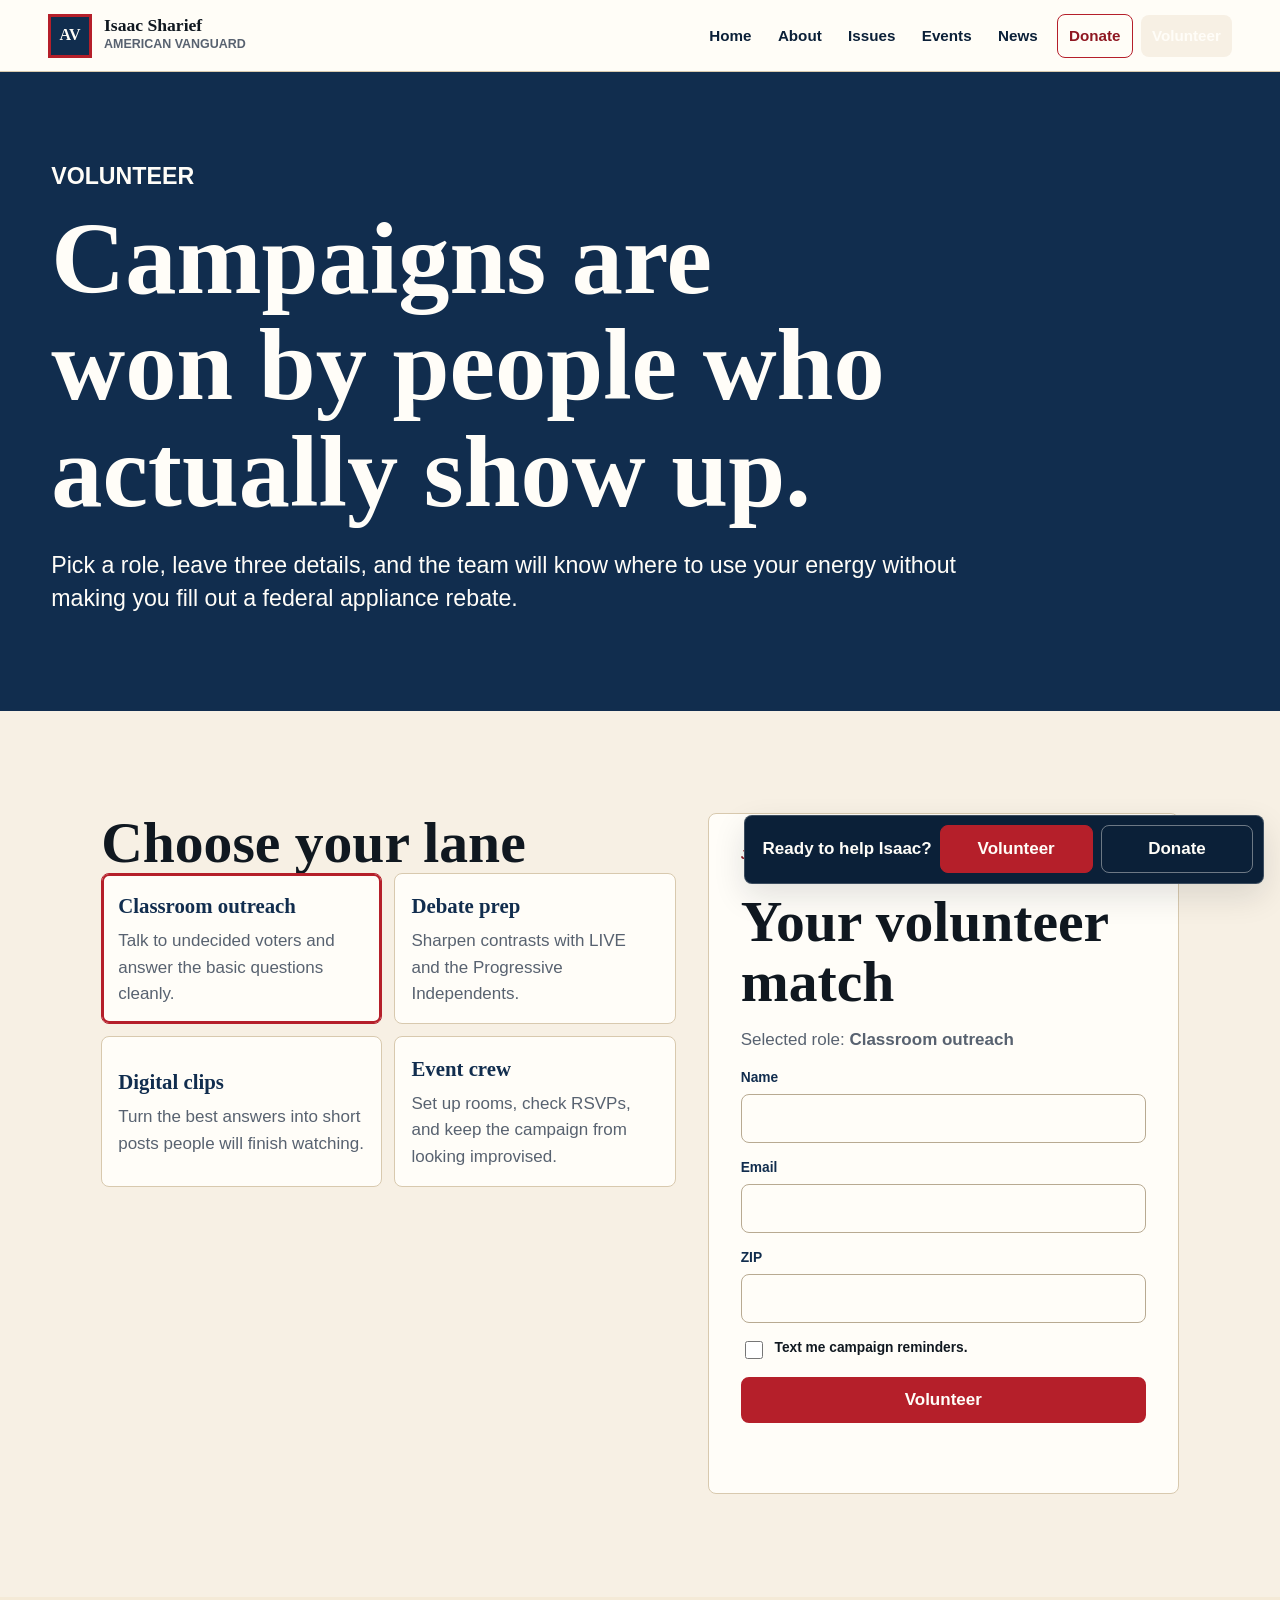
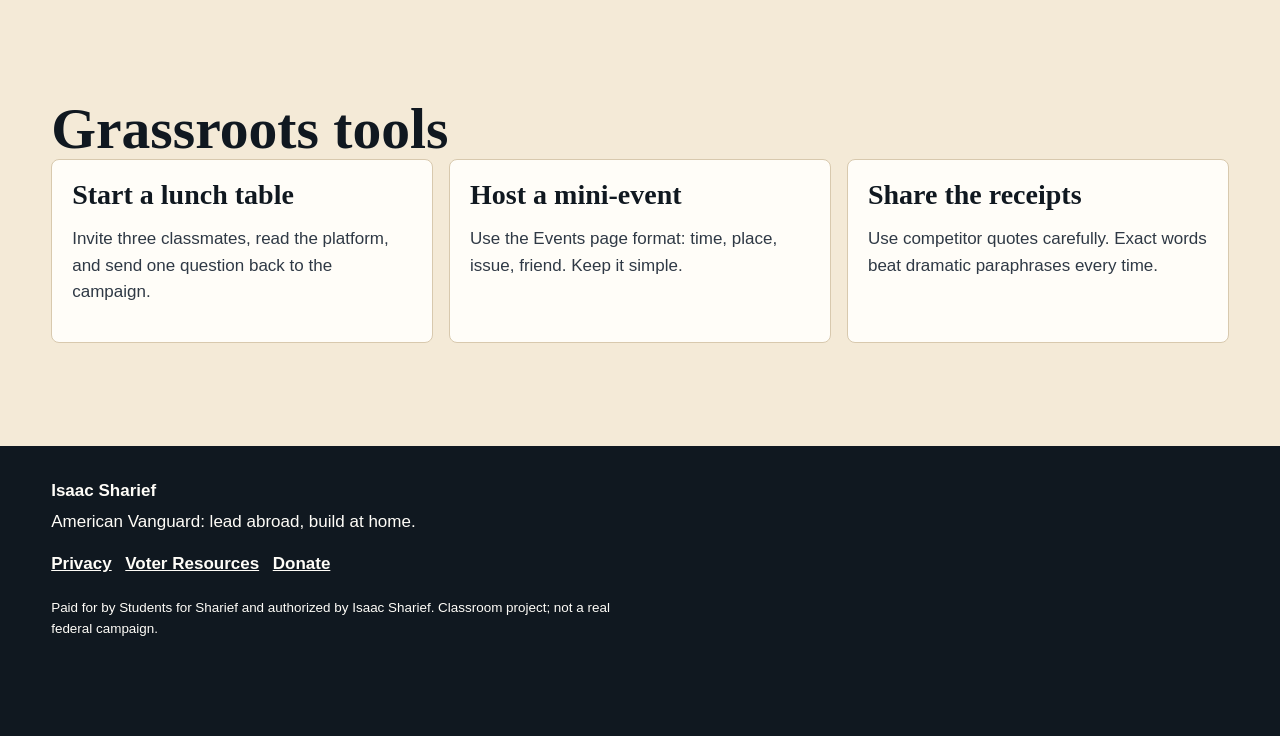
<file: volunteer.html>
<!--
  Volunteer page.
  Non-obvious note: role selection happens before the three-field signup so the
  form stays short while still matching people to useful campaign work.
-->
<!doctype html>
<html lang="en">
  <head>
    <meta charset="utf-8">
    <meta name="viewport" content="width=device-width, initial-scale=1">
    <title>Volunteer | Isaac Sharief for President</title>
    <meta name="description" content="Volunteer for Isaac Sharief and American Vanguard.">
    <link rel="stylesheet" href="styles.css">
  </head>
  <body>
    <a class="skip-link" href="#main">Skip to main content</a>
    <header class="site-header">
      <a class="brand" href="index.html" aria-label="Isaac Sharief for President home">
        <span class="brand-mark" aria-hidden="true">AV</span>
        <span><strong>Isaac Sharief</strong><small>American Vanguard</small></span>
      </a>
      <button class="nav-toggle" type="button" aria-expanded="false" aria-controls="site-nav"><span>Menu</span></button>
      <nav class="site-nav" id="site-nav" aria-label="Main navigation">
        <a href="index.html">Home</a>
        <a href="about.html">About</a>
        <a href="issues.html">Issues</a>
        <a href="events.html">Events</a>
        <a href="news.html">News</a>
        <a class="nav-donate" href="donate.html">Donate</a>
        <a class="nav-join" href="volunteer.html" aria-current="page">Volunteer</a>
      </nav>
    </header>

    <main id="main">
      <section class="page-hero">
        <p class="eyebrow">Volunteer</p>
        <h1>Campaigns are won by people who actually show up.</h1>
        <p>
          Pick a role, leave three details, and the team will know where to use
          your energy without making you fill out a federal appliance rebate.
        </p>
      </section>

      <section class="section volunteer-layout" aria-labelledby="roles-title">
        <div>
          <h2 id="roles-title">Choose your lane</h2>
          <div class="role-grid" role="list">
            <button class="role-card is-selected" type="button" data-role="Classroom outreach" role="listitem">
              <strong>Classroom outreach</strong>
              <span>Talk to undecided voters and answer the basic questions cleanly.</span>
            </button>
            <button class="role-card" type="button" data-role="Debate prep" role="listitem">
              <strong>Debate prep</strong>
              <span>Sharpen contrasts with LIVE and the Progressive Independents.</span>
            </button>
            <button class="role-card" type="button" data-role="Digital clips" role="listitem">
              <strong>Digital clips</strong>
              <span>Turn the best answers into short posts people will finish watching.</span>
            </button>
            <button class="role-card" type="button" data-role="Event crew" role="listitem">
              <strong>Event crew</strong>
              <span>Set up rooms, check RSVPs, and keep the campaign from looking improvised.</span>
            </button>
          </div>
        </div>

        <form class="signup-panel" data-form="volunteer">
          <p class="eyebrow">Join the Team</p>
          <h2>Your volunteer match</h2>
          <input type="hidden" name="role" id="selected-role" value="Classroom outreach">
          <p class="selected-role-text">Selected role: <strong>Classroom outreach</strong></p>
          <label>
            <span>Name</span>
            <input name="name" autocomplete="name" required>
          </label>
          <label>
            <span>Email</span>
            <input type="email" name="email" autocomplete="email" required>
          </label>
          <label>
            <span>ZIP</span>
            <input name="zip" inputmode="numeric" autocomplete="postal-code" required>
          </label>
          <label class="checkbox-line">
            <input type="checkbox" name="sms">
            <span>Text me campaign reminders.</span>
          </label>
          <button class="button button-primary" type="submit">Volunteer</button>
          <p class="form-status" role="status" aria-live="polite"></p>
        </form>
      </section>

      <section class="section organizer-strip" aria-labelledby="organizers-title">
        <h2 id="organizers-title">Grassroots tools</h2>
        <div class="values-row">
          <article>
            <h3>Start a lunch table</h3>
            <p>Invite three classmates, read the platform, and send one question back to the campaign.</p>
          </article>
          <article>
            <h3>Host a mini-event</h3>
            <p>Use the Events page format: time, place, issue, friend. Keep it simple.</p>
          </article>
          <article>
            <h3>Share the receipts</h3>
            <p>Use competitor quotes carefully. Exact words beat dramatic paraphrases every time.</p>
          </article>
        </div>
      </section>
    </main>

    <aside class="sticky-cta" aria-label="Campaign quick actions">
      <span>Ready to help Isaac?</span>
      <a href="volunteer.html">Volunteer</a>
      <a href="donate.html">Donate</a>
    </aside>

    <footer class="site-footer">
      <div><strong>Isaac Sharief</strong><p>American Vanguard: lead abroad, build at home.</p></div>
      <nav aria-label="Footer navigation"><a href="privacy.html">Privacy</a><a href="voter-resources.html">Voter Resources</a><a href="donate.html">Donate</a></nav>
      <p class="disclaimer">Paid for by Students for Sharief and authorized by Isaac Sharief. Classroom project; not a real federal campaign.</p>
    </footer>
    <script src="script.js"></script>
  </body>
</html>
</file>
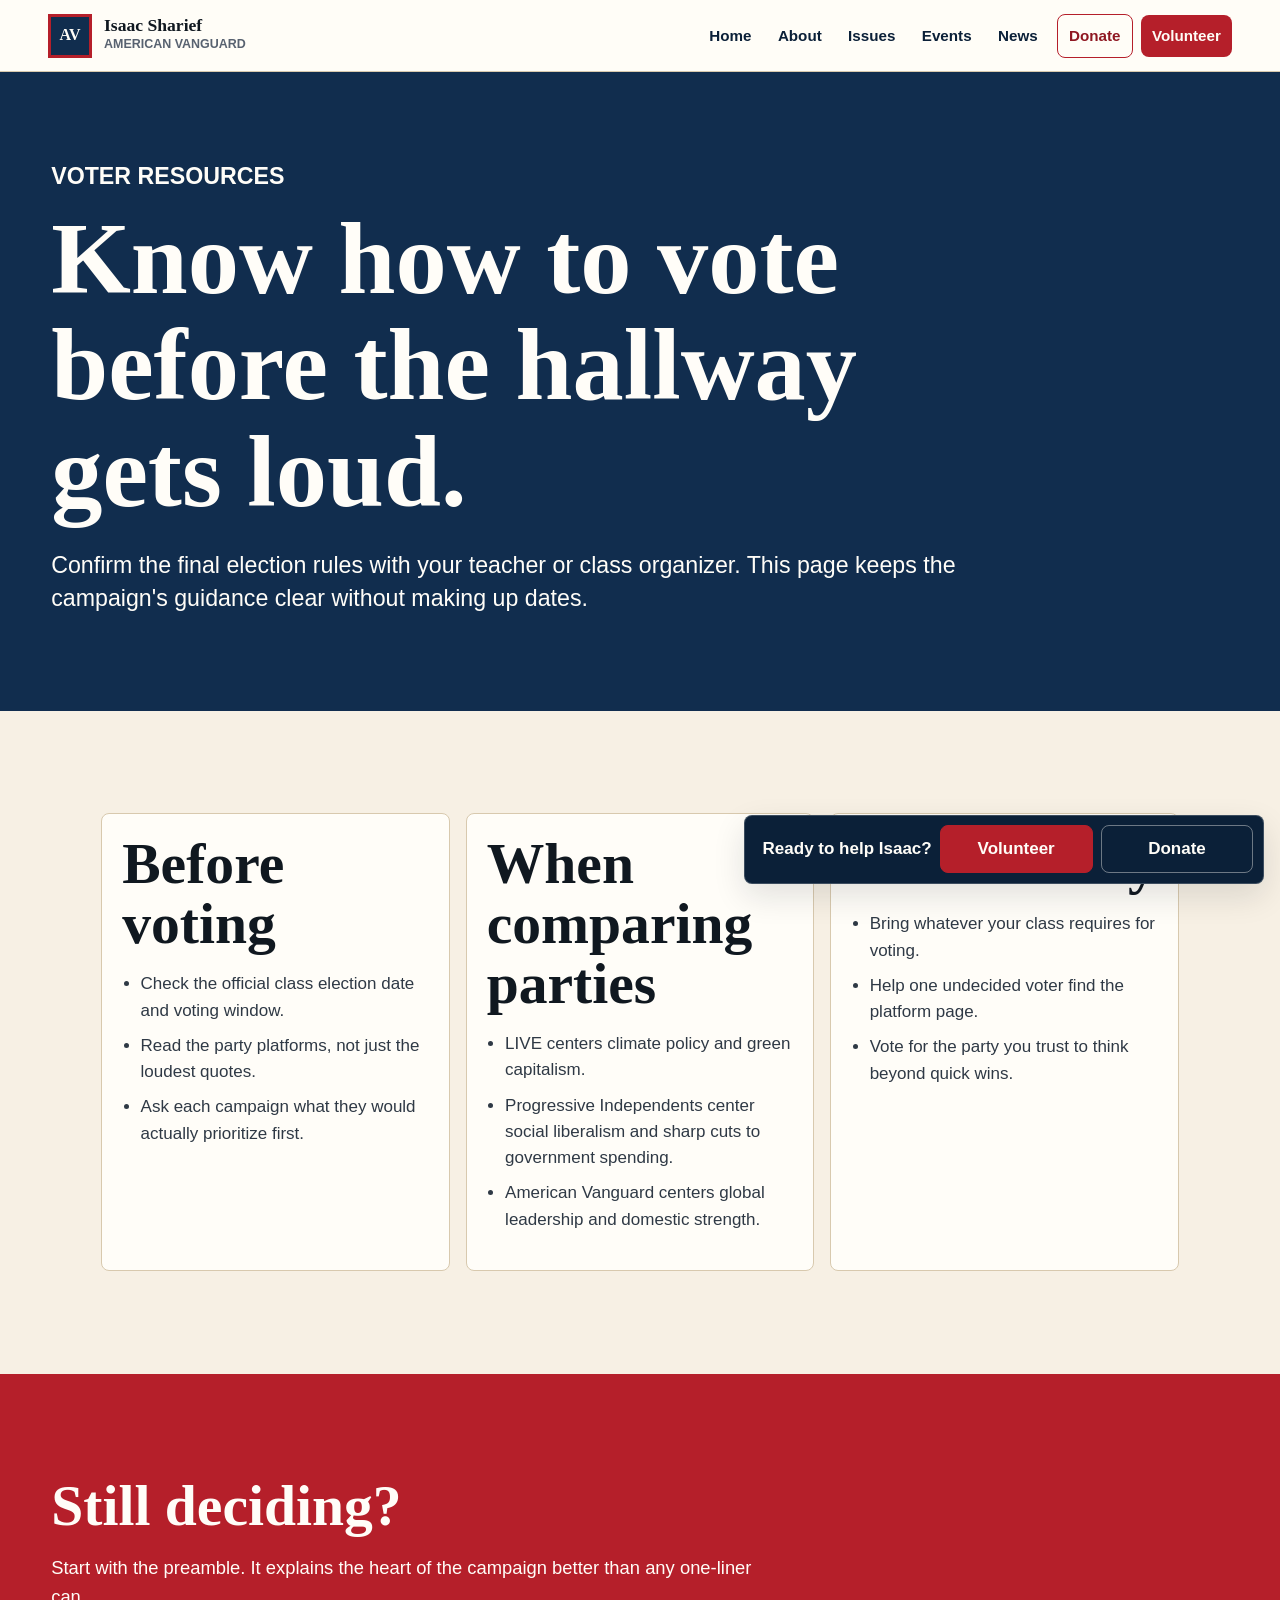
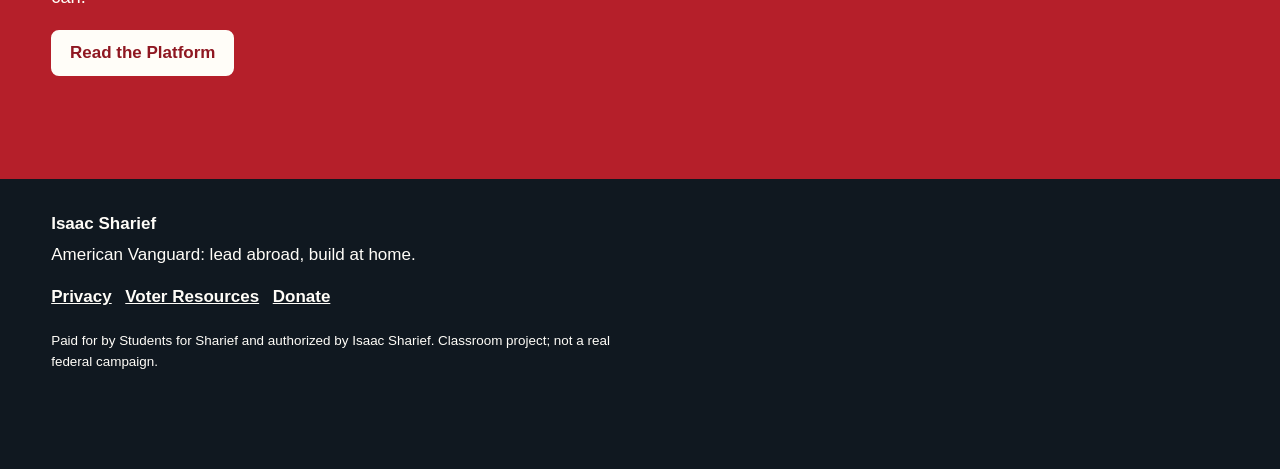
<file: voter-resources.html>
<!--
  Voter resources page.
  Non-obvious note: because this is a school election project, the guidance
  points voters to official class/school instructions instead of inventing
  registration deadlines.
-->
<!doctype html>
<html lang="en">
  <head>
    <meta charset="utf-8">
    <meta name="viewport" content="width=device-width, initial-scale=1">
    <title>Voter Resources | Isaac Sharief for President</title>
    <meta name="description" content="Voter resources for the Isaac Sharief and American Vanguard school campaign.">
    <link rel="stylesheet" href="styles.css">
  </head>
  <body>
    <a class="skip-link" href="#main">Skip to main content</a>
    <header class="site-header">
      <a class="brand" href="index.html" aria-label="Isaac Sharief for President home">
        <span class="brand-mark" aria-hidden="true">AV</span>
        <span><strong>Isaac Sharief</strong><small>American Vanguard</small></span>
      </a>
      <button class="nav-toggle" type="button" aria-expanded="false" aria-controls="site-nav"><span>Menu</span></button>
      <nav class="site-nav" id="site-nav" aria-label="Main navigation">
        <a href="index.html">Home</a>
        <a href="about.html">About</a>
        <a href="issues.html">Issues</a>
        <a href="events.html">Events</a>
        <a href="news.html">News</a>
        <a class="nav-donate" href="donate.html">Donate</a>
        <a class="nav-join" href="volunteer.html">Volunteer</a>
      </nav>
    </header>

    <main id="main">
      <section class="page-hero">
        <p class="eyebrow">Voter Resources</p>
        <h1>Know how to vote before the hallway gets loud.</h1>
        <p>
          Confirm the final election rules with your teacher or class organizer.
          This page keeps the campaign's guidance clear without making up dates.
        </p>
      </section>

      <section class="section resource-layout" aria-label="Voter guidance">
        <article class="resource-panel">
          <h2>Before voting</h2>
          <ul>
            <li>Check the official class election date and voting window.</li>
            <li>Read the party platforms, not just the loudest quotes.</li>
            <li>Ask each campaign what they would actually prioritize first.</li>
          </ul>
        </article>
        <article class="resource-panel">
          <h2>When comparing parties</h2>
          <ul>
            <li>LIVE centers climate policy and green capitalism.</li>
            <li>Progressive Independents center social liberalism and sharp cuts to government spending.</li>
            <li>American Vanguard centers global leadership and domestic strength.</li>
          </ul>
        </article>
        <article class="resource-panel">
          <h2>Election day</h2>
          <ul>
            <li>Bring whatever your class requires for voting.</li>
            <li>Help one undecided voter find the platform page.</li>
            <li>Vote for the party you trust to think beyond quick wins.</li>
          </ul>
        </article>
      </section>

      <section class="section final-pitch" aria-labelledby="ask-title">
        <h2 id="ask-title">Still deciding?</h2>
        <p>
          Start with the preamble. It explains the heart of the campaign better
          than any one-liner can.
        </p>
        <a class="button button-primary" href="issues.html">Read the Platform</a>
      </section>
    </main>

    <aside class="sticky-cta" aria-label="Campaign quick actions">
      <span>Ready to help Isaac?</span>
      <a href="volunteer.html">Volunteer</a>
      <a href="donate.html">Donate</a>
    </aside>

    <footer class="site-footer">
      <div><strong>Isaac Sharief</strong><p>American Vanguard: lead abroad, build at home.</p></div>
      <nav aria-label="Footer navigation"><a href="privacy.html">Privacy</a><a href="voter-resources.html">Voter Resources</a><a href="donate.html">Donate</a></nav>
      <p class="disclaimer">Paid for by Students for Sharief and authorized by Isaac Sharief. Classroom project; not a real federal campaign.</p>
    </footer>
    <script src="script.js"></script>
  </body>
</html>
</file>
<file: styles.css>
/*
  American Vanguard site styles.
  Non-obvious decisions: the palette is limited to navy, red, paper, and a
  small brass accent; the type pairing uses local system fonts so GitHub Pages
  loads fast without outside font calls.
*/
:root {
  --ink: #101820;
  --navy: #112d4e;
  --navy-dark: #0b2038;
  --red: #b51f2a;
  --red-dark: #8f1721;
  --paper: #f7f0e4;
  --white: #fffdf8;
  --brass: #c69214;
  --line: #d8c9ae;
  --muted: #586270;
  --font-display: Georgia, "Times New Roman", serif;
  --font-body: "Segoe UI", Tahoma, Geneva, Verdana, sans-serif;
  --shadow: 0 12px 32px rgba(16, 24, 32, 0.12);
  --radius: 8px;
}

* {
  box-sizing: border-box;
}

html {
  scroll-behavior: smooth;
}

body {
  margin: 0;
  color: var(--ink);
  background: var(--paper);
  font-family: var(--font-body);
  font-size: 17px;
  line-height: 1.55;
}

img {
  display: block;
  max-width: 100%;
}

a {
  color: inherit;
}

button,
input {
  font: inherit;
}

button {
  cursor: pointer;
}

:focus-visible {
  outline: 3px solid var(--brass);
  outline-offset: 3px;
}

.skip-link {
  position: absolute;
  left: 1rem;
  top: -4rem;
  z-index: 100;
  background: var(--ink);
  color: var(--white);
  padding: 0.7rem 1rem;
}

.skip-link:focus {
  top: 1rem;
}

.site-header {
  position: sticky;
  top: 0;
  z-index: 50;
  display: flex;
  align-items: center;
  justify-content: space-between;
  gap: 1rem;
  padding: 0.85rem clamp(1rem, 4vw, 3rem);
  background: rgba(255, 253, 248, 0.96);
  border-bottom: 1px solid var(--line);
}

.brand {
  display: inline-flex;
  align-items: center;
  gap: 0.75rem;
  text-decoration: none;
}

.brand-mark {
  display: grid;
  place-items: center;
  width: 44px;
  height: 44px;
  color: var(--white);
  background: var(--navy);
  border: 3px solid var(--red);
  font-family: var(--font-display);
  font-size: 1rem;
  font-weight: 700;
}

.brand strong {
  display: block;
  font-family: var(--font-display);
  font-size: 1.1rem;
  line-height: 1;
}

.brand small {
  display: block;
  color: var(--muted);
  font-size: 0.78rem;
  font-weight: 700;
  letter-spacing: 0;
  text-transform: uppercase;
}

.nav-toggle {
  display: inline-flex;
  align-items: center;
  justify-content: center;
  min-height: 42px;
  padding: 0 0.85rem;
  color: var(--navy);
  background: var(--white);
  border: 1px solid var(--line);
  border-radius: var(--radius);
  font-weight: 800;
}

.site-nav {
  position: absolute;
  left: 1rem;
  right: 1rem;
  top: calc(100% + 0.5rem);
  display: none;
  padding: 0.75rem;
  background: var(--white);
  border: 1px solid var(--line);
  box-shadow: var(--shadow);
}

.site-nav.is-open {
  display: grid;
  gap: 0.25rem;
}

.site-nav a {
  display: block;
  padding: 0.72rem 0.85rem;
  border-radius: var(--radius);
  color: var(--navy-dark);
  font-size: 0.95rem;
  font-weight: 800;
  text-decoration: none;
}

.site-nav a:hover,
.site-nav a[aria-current="page"] {
  background: var(--paper);
}

.site-nav .nav-donate {
  border: 1px solid var(--red);
  color: var(--red-dark);
}

.site-nav .nav-join {
  color: var(--white);
  background: var(--red);
}

.hero,
.page-hero,
.section {
  padding-inline: clamp(1rem, 4vw, 4rem);
}

.split-hero {
  display: grid;
  gap: 2rem;
  align-items: stretch;
  min-height: calc(100vh - 76px);
  padding-top: clamp(2rem, 6vw, 4.5rem);
  padding-bottom: clamp(3rem, 8vw, 5rem);
  background:
    linear-gradient(90deg, rgba(17, 45, 78, 0.08) 1px, transparent 1px),
    var(--paper);
  background-size: 34px 34px;
}

.hero-copy {
  max-width: 760px;
  align-self: center;
}

.eyebrow,
.section-kicker {
  margin: 0 0 0.75rem;
  color: var(--red-dark);
  font-size: 0.79rem;
  font-weight: 900;
  letter-spacing: 0;
  text-transform: uppercase;
}

h1,
h2,
h3 {
  margin: 0;
  font-family: var(--font-display);
  line-height: 1.04;
  letter-spacing: 0;
}

h1 {
  max-width: 860px;
  font-size: clamp(2.85rem, 8vw, 6.8rem);
  font-weight: 700;
}

h2 {
  font-size: clamp(2rem, 4.5vw, 4rem);
}

h3 {
  font-size: clamp(1.3rem, 2.4vw, 1.75rem);
}

p {
  max-width: 72ch;
}

.lede,
.page-hero p {
  color: #243241;
  font-size: clamp(1.12rem, 2.1vw, 1.45rem);
  line-height: 1.45;
}

.hero-actions,
.section-cta {
  display: flex;
  flex-wrap: wrap;
  gap: 0.75rem;
  margin-top: 1.5rem;
}

.button {
  display: inline-flex;
  align-items: center;
  justify-content: center;
  min-height: 46px;
  padding: 0.75rem 1.05rem;
  border: 2px solid transparent;
  border-radius: var(--radius);
  font-weight: 900;
  line-height: 1.1;
  text-decoration: none;
}

.button-primary {
  color: var(--white);
  background: var(--red);
  border-color: var(--red);
}

.button-primary:hover {
  background: var(--red-dark);
  border-color: var(--red-dark);
}

.button-secondary {
  color: var(--navy);
  background: var(--white);
  border-color: var(--navy);
}

.button-secondary:hover {
  color: var(--white);
  background: var(--navy);
}

.quick-form,
.signup-panel,
.donate-panel,
.dialog-shell {
  display: grid;
  gap: 0.9rem;
}

.quick-form {
  grid-template-columns: 1fr;
  max-width: 760px;
  margin-top: 1.5rem;
  padding: 1rem;
  background: var(--white);
  border: 1px solid var(--line);
  border-radius: var(--radius);
}

label span {
  display: block;
  margin-bottom: 0.32rem;
  color: var(--navy);
  font-size: 0.86rem;
  font-weight: 900;
}

input {
  width: 100%;
  min-height: 46px;
  padding: 0.65rem 0.75rem;
  color: var(--ink);
  background: var(--white);
  border: 1px solid #b8aa92;
  border-radius: var(--radius);
}

.small-note,
.muted,
.processor-note {
  color: var(--muted);
  font-size: 0.92rem;
}

.form-status {
  min-height: 1.4em;
  margin: 0;
  color: var(--navy);
  font-weight: 800;
}

.hero-photo {
  align-self: center;
  margin: 0;
  background: var(--white);
  border: 1px solid var(--line);
  border-radius: var(--radius);
  box-shadow: var(--shadow);
  overflow: hidden;
}

.hero-photo img {
  width: 100%;
  height: min(68vh, 760px);
  object-fit: cover;
}

.hero-photo figcaption,
.story-photo + figcaption {
  padding: 0.75rem 1rem;
  color: var(--navy);
  font-size: 0.92rem;
  font-weight: 900;
  background: var(--white);
  border-top: 1px solid var(--line);
}

.section {
  padding-top: clamp(3rem, 8vw, 6.5rem);
  padding-bottom: clamp(3rem, 8vw, 6.5rem);
}

.intro-band {
  color: var(--white);
  background: var(--navy);
}

.intro-band .section-kicker,
.intro-band p {
  color: var(--white);
}

.two-column {
  display: grid;
  gap: 1.5rem;
  max-width: 1180px;
  margin: 0 auto;
}

.copy-block p:first-child {
  margin-top: 0;
}

.section-heading {
  max-width: 900px;
  margin-bottom: 2rem;
}

.issue-lanes {
  display: grid;
  gap: 0;
  max-width: 1180px;
  margin: 0 auto;
  border-top: 2px solid var(--navy);
}

.issue-lane {
  padding: 1.25rem 0;
  border-bottom: 1px solid var(--line);
}

.lane-number {
  display: inline-block;
  margin-bottom: 0.55rem;
  color: var(--red-dark);
  font-size: 0.78rem;
  font-weight: 900;
}

.issue-lane p,
.momentum-list p,
.values-row p,
.resource-panel li,
.platform-panel li {
  color: #2f3945;
}

.contrast-section {
  background: var(--white);
  border-block: 1px solid var(--line);
}

.quote-stack {
  display: grid;
  gap: 0.75rem;
  margin: 1.5rem 0;
}

blockquote {
  margin: 0;
  padding: 1rem;
  background: var(--paper);
  border-left: 5px solid var(--red);
}

blockquote p {
  margin: 0 0 0.4rem;
  font-family: var(--font-display);
  font-size: 1.25rem;
  line-height: 1.2;
}

cite {
  color: var(--muted);
  font-size: 0.86rem;
  font-style: normal;
  font-weight: 800;
}

.momentum {
  background: #f1e4cf;
}

.momentum-list,
.values-row,
.media-grid,
.resource-layout {
  display: grid;
  gap: 1rem;
  max-width: 1180px;
  margin: 0 auto;
}

.momentum-list article,
.values-row article,
.media-grid article,
.resource-panel {
  padding: 1.25rem;
  background: var(--white);
  border: 1px solid var(--line);
  border-radius: var(--radius);
}

.final-pitch {
  color: var(--white);
  background: var(--red);
}

.final-pitch p {
  font-size: 1.15rem;
}

.final-pitch .button-primary {
  color: var(--red-dark);
  background: var(--white);
  border-color: var(--white);
}

.page-hero {
  padding-top: clamp(3rem, 8vw, 5.5rem);
  padding-bottom: clamp(2.5rem, 7vw, 4.5rem);
  color: var(--white);
  background: var(--navy);
}

.page-hero .eyebrow,
.page-hero p {
  color: var(--white);
}

.story-section,
.volunteer-layout,
.donate-layout,
.events-layout,
.news-layout {
  display: grid;
  gap: 2rem;
  max-width: 1180px;
  margin: 0 auto;
}

.story-photo,
.story-copy,
.signup-panel,
.donate-panel,
.funds-panel,
.calendar-card,
.event-card,
.news-lead,
.news-list article,
.media-kit,
.policy-text,
.platform-panel {
  background: var(--white);
  border: 1px solid var(--line);
  border-radius: var(--radius);
}

.story-photo {
  margin: 0;
  overflow: hidden;
}

.story-copy,
.signup-panel,
.donate-panel,
.funds-panel,
.calendar-card,
.event-card,
.news-lead,
.news-list article,
.media-kit,
.policy-text,
.platform-panel {
  padding: clamp(1.25rem, 3vw, 2rem);
}

.values-strip,
.organizer-strip,
.media-kit {
  background: #f4ead7;
}

.platform-grid {
  display: grid;
  gap: 1rem;
  max-width: 1180px;
  margin: 0 auto;
}

.platform-panel h2 {
  font-size: clamp(1.7rem, 3vw, 2.3rem);
}

.platform-panel ul,
.resource-panel ul,
.check-list {
  padding-left: 1.15rem;
}

.platform-panel li + li,
.resource-panel li + li,
.check-list li + li {
  margin-top: 0.55rem;
}

.events-layout {
  align-items: start;
}

.mini-calendar {
  display: grid;
  grid-template-columns: repeat(7, minmax(0, 1fr));
  gap: 0.35rem;
  margin-top: 1rem;
}

.mini-calendar span,
.mini-calendar b {
  display: grid;
  place-items: center;
  min-height: 36px;
  border: 1px solid var(--line);
  border-radius: 6px;
  font-size: 0.82rem;
}

.mini-calendar span {
  color: var(--navy);
  font-weight: 900;
  border-color: transparent;
}

.mini-calendar .has-event {
  color: var(--white);
  background: var(--red);
  border-color: var(--red);
}

.event-list,
.news-list {
  display: grid;
  gap: 1rem;
}

.event-card time,
.news-layout time {
  color: var(--red-dark);
  font-size: 0.85rem;
  font-weight: 900;
}

.event-card .button {
  margin-top: 0.75rem;
}

.rsvp-dialog {
  width: min(92vw, 560px);
  padding: 0;
  background: transparent;
  border: 0;
}

.rsvp-dialog::backdrop {
  background: rgba(11, 32, 56, 0.66);
}

.dialog-shell {
  position: relative;
  padding: 1.25rem;
  background: var(--white);
  border: 1px solid var(--line);
  border-radius: var(--radius);
}

.dialog-close {
  position: absolute;
  right: 0.8rem;
  top: 0.7rem;
  width: 38px;
  height: 38px;
  color: var(--navy);
  background: var(--paper);
  border: 1px solid var(--line);
  border-radius: var(--radius);
  font-size: 1.6rem;
  line-height: 1;
}

.checkbox-line {
  display: flex;
  align-items: flex-start;
  gap: 0.55rem;
}

.checkbox-line input {
  width: 18px;
  min-height: 18px;
  margin-top: 0.25rem;
}

.checkbox-line span {
  margin: 0;
  color: var(--ink);
  font-weight: 700;
}

.role-grid,
.amount-grid {
  display: grid;
  gap: 0.75rem;
}

.role-card,
.amount-button {
  padding: 1rem;
  text-align: left;
  background: var(--white);
  border: 1px solid var(--line);
  border-radius: var(--radius);
}

.role-card strong,
.role-card span {
  display: block;
}

.role-card strong {
  color: var(--navy);
  font-family: var(--font-display);
  font-size: 1.3rem;
}

.role-card span {
  color: var(--muted);
  margin-top: 0.35rem;
}

.role-card.is-selected,
.amount-button.is-selected {
  border-color: var(--red);
  box-shadow: inset 0 0 0 2px var(--red);
}

.selected-role-text {
  margin: 0;
  color: var(--muted);
}

.amount-grid {
  grid-template-columns: repeat(2, minmax(0, 1fr));
}

.amount-button {
  text-align: center;
  color: var(--navy);
  font-size: 1.35rem;
  font-weight: 900;
}

.progress-wrap {
  display: grid;
  gap: 0.5rem;
  margin: 1.5rem 0;
}

.progress-label {
  display: flex;
  justify-content: space-between;
  gap: 1rem;
  color: var(--navy);
  font-weight: 900;
}

.progress-bar {
  height: 16px;
  overflow: hidden;
  background: var(--paper);
  border: 1px solid var(--line);
  border-radius: 999px;
}

.progress-bar span {
  display: block;
  height: 100%;
  background: var(--red);
}

.boxed {
  padding: 1rem;
  background: var(--paper);
  border: 1px solid var(--line);
  border-radius: var(--radius);
}

.news-lead {
  border-top: 6px solid var(--red);
}

.text-link {
  color: var(--red-dark);
  font-weight: 900;
}

.policy-text {
  max-width: 880px;
  margin-inline: auto;
}

.policy-text h2 {
  margin-top: 1.5rem;
  font-size: 1.55rem;
}

.policy-text h2:first-child {
  margin-top: 0;
}

.sticky-cta {
  position: fixed;
  left: 1rem;
  right: 1rem;
  bottom: 1rem;
  z-index: 40;
  display: flex;
  align-items: center;
  justify-content: space-between;
  gap: 0.5rem;
  padding: 0.6rem;
  color: var(--white);
  background: var(--navy-dark);
  border: 1px solid rgba(255, 253, 248, 0.2);
  border-radius: var(--radius);
  box-shadow: var(--shadow);
}

.sticky-cta span {
  display: none;
  font-weight: 900;
}

.sticky-cta a {
  flex: 1;
  padding: 0.62rem 0.75rem;
  color: var(--white);
  text-align: center;
  text-decoration: none;
  border: 1px solid rgba(255, 253, 248, 0.4);
  border-radius: var(--radius);
  font-weight: 900;
}

.sticky-cta a:first-of-type {
  background: var(--red);
  border-color: var(--red);
}

.site-footer {
  display: grid;
  gap: 1rem;
  padding: 2rem clamp(1rem, 4vw, 4rem) 6rem;
  color: var(--white);
  background: var(--ink);
}

.site-footer p {
  margin: 0.3rem 0 0;
}

.site-footer nav {
  display: flex;
  flex-wrap: wrap;
  gap: 0.85rem;
}

.site-footer a {
  color: var(--white);
  font-weight: 800;
}

.disclaimer {
  max-width: 78ch;
  font-size: 0.84rem;
}

@media (min-width: 720px) {
  .quick-form {
    grid-template-columns: 1fr 1fr 0.7fr auto;
    align-items: end;
  }

  .quick-form .form-status {
    grid-column: 1 / -1;
  }

  .issue-lanes {
    grid-template-columns: repeat(2, minmax(0, 1fr));
    border-left: 2px solid var(--navy);
  }

  .issue-lane {
    padding: 1.5rem;
    border-right: 1px solid var(--line);
  }

  .momentum-list,
  .values-row,
  .media-grid,
  .resource-layout {
    grid-template-columns: repeat(3, minmax(0, 1fr));
  }

  .platform-grid {
    grid-template-columns: repeat(2, minmax(0, 1fr));
  }

  .platform-wide {
    grid-column: 1 / -1;
  }

  .role-grid {
    grid-template-columns: repeat(2, minmax(0, 1fr));
  }

  .amount-grid {
    grid-template-columns: repeat(4, minmax(0, 1fr));
  }

  .sticky-cta {
    left: auto;
    width: min(520px, calc(100vw - 2rem));
  }

  .sticky-cta span {
    display: inline;
    padding-left: 0.5rem;
  }
}

@media (min-width: 980px) {
  .nav-toggle {
    display: none;
  }

  .site-nav {
    position: static;
    display: flex;
    align-items: center;
    gap: 0.25rem;
    padding: 0;
    background: transparent;
    border: 0;
    box-shadow: none;
  }

  .site-nav a {
    padding: 0.58rem 0.7rem;
  }

  .site-nav .nav-join,
  .site-nav .nav-donate {
    margin-left: 0.25rem;
  }

  .split-hero {
    grid-template-columns: minmax(0, 1.05fr) minmax(360px, 0.72fr);
  }

  .two-column,
  .story-section,
  .volunteer-layout,
  .donate-layout,
  .events-layout,
  .news-layout {
    grid-template-columns: 0.8fr 1.2fr;
  }

  .story-section {
    grid-template-columns: 0.72fr 1.05fr;
  }

  .donate-layout,
  .volunteer-layout {
    grid-template-columns: 1fr 0.82fr;
  }

  .news-layout {
    grid-template-columns: 0.92fr 1.08fr;
  }
}

@media (prefers-reduced-motion: reduce) {
  *,
  *::before,
  *::after {
    scroll-behavior: auto !important;
    transition-duration: 0.01ms !important;
    animation-duration: 0.01ms !important;
    animation-iteration-count: 1 !important;
  }
}
</file>
